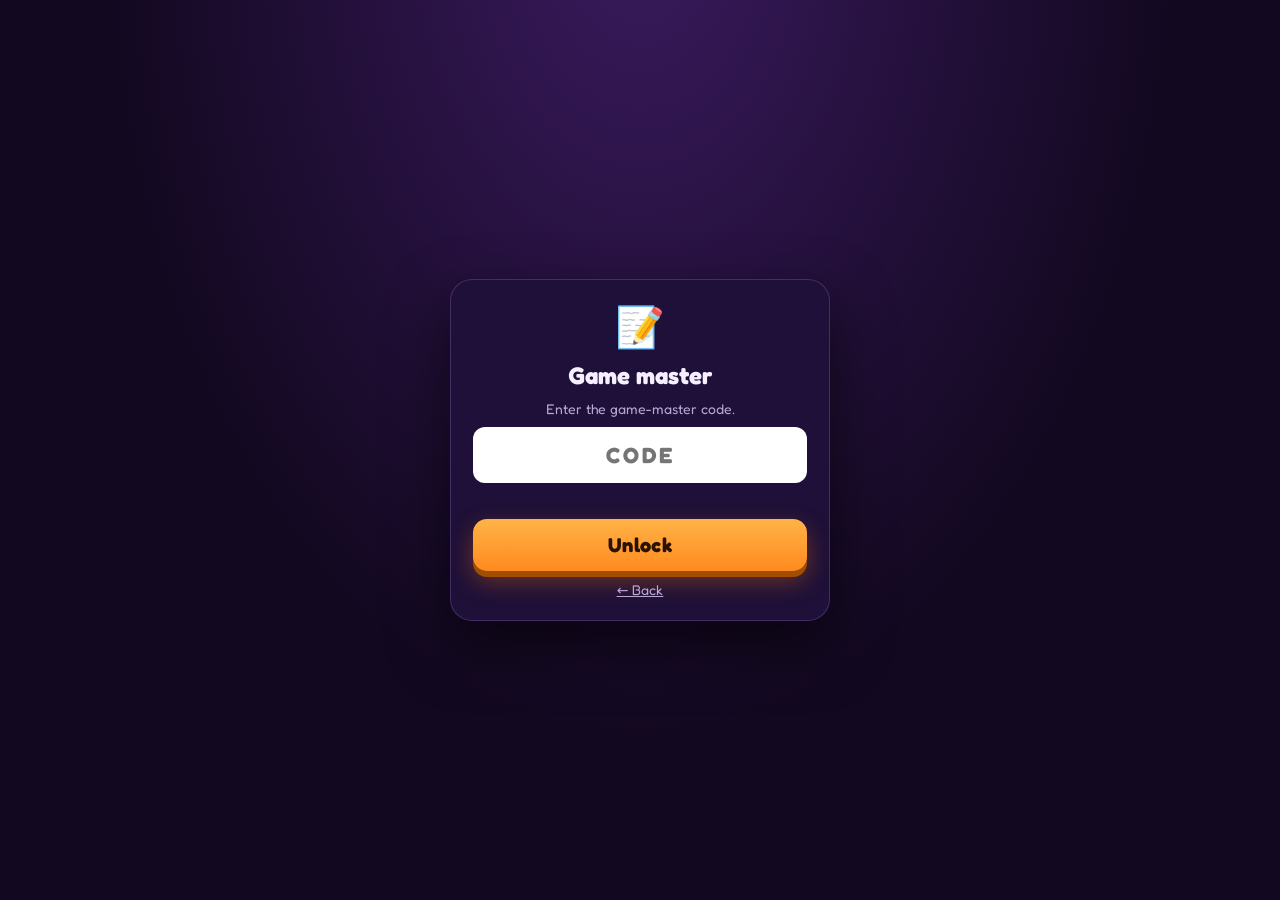
<file: control.html>
<!doctype html>
<html lang="en">
<head>
  <meta charset="utf-8">
  <meta name="viewport" content="width=device-width, initial-scale=1, viewport-fit=cover">
  <meta name="theme-color" content="#140a26">
  <title>BOS Quiz — Game Master</title>
  <link rel="icon" href="assets/img/pumpkin.svg">
  <link rel="stylesheet" href="css/common.css">
  <link rel="stylesheet" href="css/control.css">
  <script src="lib/supabase.js"></script>
</head>
<body>
  <!-- LOGIN -->
  <main id="login" class="login hidden">
    <form class="gm-card" id="login-form" autocomplete="off">
      <div class="gm-icon">📝</div>
      <h3>Game master</h3>
      <p>Enter the game-master code.</p>
      <input id="login-code" type="password" placeholder="Code" autocomplete="off" spellcheck="false">
      <div class="gm-err" id="login-err"></div>
      <button class="btn" type="submit">Unlock</button>
      <a class="back" href="index.html">← Back</a>
    </form>
  </main>

  <!-- APP -->
  <div id="app" class="hidden">
    <header class="gmtop">
      <div class="brand">📝 <b>Game Master</b></div>
      <label class="pin">PIN <input id="pin" inputmode="numeric" maxlength="6" placeholder="------"></label>
      <span class="dot" id="dot" title="connection"></span>
      <button class="link" id="logout" title="Lock">🔒</button>
    </header>
    <nav class="tabs">
      <button class="tab on" data-tab="live">🎮 Live control</button>
      <button class="tab" data-tab="edit">✏️ Questions</button>
    </nav>

    <!-- LIVE -->
    <section id="tab-live" class="tabpane">
      <div class="card status">
        <div><span class="lbl">Phase</span><b id="st-phase">Waiting for the big screen…</b></div>
        <div><span class="lbl">Players</span><b id="st-players">–</b></div>
        <div><span class="lbl">Answered</span><b id="st-answered">–</b></div>
        <div><span class="lbl">Time left</span><b id="st-left">–</b></div>
      </div>
      <div class="hint" id="no-host">Open the big screen (home page) with PIN <b id="hint-pin">—</b>. This panel connects automatically.</div>

      <div class="card question" id="qcard">
        <div class="qhead"><span class="qno" id="q-no">Q–</span><span id="q-text" class="qtext">No question on screen yet.</span></div>
        <div class="opts" id="q-opts"></div>
      </div>

      <div class="controls">
        <button class="btn big" id="c-main" disabled>▶ Start game</button>
        <button class="btn ghost" id="c-skip" disabled>⏭ Skip</button>
        <button class="btn ghost" id="c-restart" disabled>⟲ Restart</button>
        <button class="btn ghost danger" id="c-exit" disabled>✕ Exit to lobby</button>
        <button class="btn ghost" id="c-reload" disabled>↻ Load latest quiz</button>
      </div>

      <div class="card">
        <h4>🏆 Leaderboard</h4>
        <ol class="lb" id="top"><li class="muted">—</li></ol>
      </div>
      <details class="card">
        <summary>👻 Players (<span id="pl-n">0</span>) — tap ✕ to remove</summary>
        <div class="plist" id="plist"></div>
      </details>
      <div class="quizv" id="quizv"></div>
    </section>

    <!-- EDIT -->
    <section id="tab-edit" class="tabpane hidden">
      <div id="ed-root"></div>
    </section>
  </div>
  <div class="toast hidden" id="toast"></div>

  <script type="module" src="js/control.js"></script>
</body>
</html>
</file>
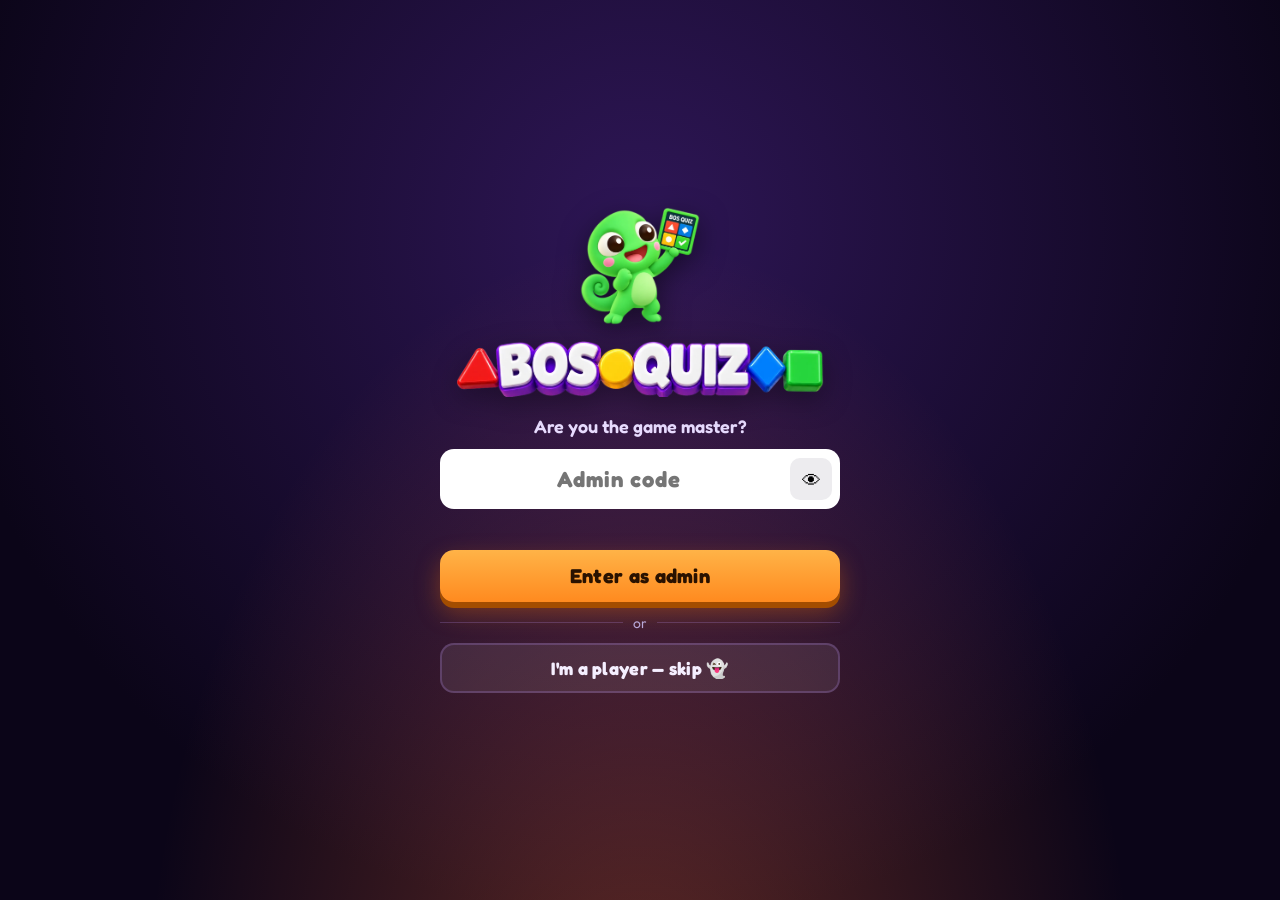
<file: host.html>
<!doctype html>
<html lang="en">
<head>
  <meta charset="utf-8">
  <meta name="viewport" content="width=device-width, initial-scale=1">
  <title>BOS Quiz</title>
  <link rel="icon" href="assets/img/mascot-head.png">
  <link rel="stylesheet" href="css/common.css">
  <link rel="stylesheet" href="css/host.css?v=23">
  <script src="lib/qrcode.js"></script>
  <script src="lib/supabase.js"></script>
  <script type="importmap">{ "imports": { "three": "./lib/three/three.module.js", "three/addons/": "./lib/three/addons/" } }</script>
</head>
<body>
  <div id="stage"></div>

  <div id="loading">
    <p id="loading-txt">Loading the quiz…</p>
    <div class="bar"><i></i></div>
  </div>

  <!-- LOBBY -->
  <section id="scr-lobby" class="screen hidden">
    <div class="join-card">
      <div class="logo"><span id="logo-t">BOS Quiz</span><small id="logo-s"></small></div>
      <div class="qr" id="qr"></div>
      <div class="scan">Scan to join, or open</div>
      <div class="url" id="join-url"></div>
      <div class="pin"><span>Game PIN</span><b id="pin">------</b></div>
      <div class="quiz-info" id="quiz-info">Loading quiz…</div>
      <div class="mode-warn hidden" id="mode-warn">LOCAL DEMO mode — players must be tabs in this same browser. Add your Supabase keys in <b>js/config.js</b> to play on phones.</div>
    </div>
    <div class="lobby-main">
      <div class="lobby-top">
        <h2>Waiting for players…</h2>
        <div class="count-pill" id="count-pill" title="Players in the castle"><img src="assets/avatars/witch.webp" alt=""><b id="count">0</b></div>
      </div>
      <div class="players" id="players">
        <div class="empty"><span class="ghosty"><img src="assets/img/mascot-buzzer.webp?v=3" alt="" onerror="this.onerror=null;this.src='assets/img/ghost.webp'"></span>Scan the QR code to join the game</div>
      </div>
      <div class="lobby-bottom">
        <span class="hint">Click a player to remove them</span>
        <label class="auto-switch" title="Auto-play: after each answer the scoreboard and the next question come by themselves (key A)">
          <input type="checkbox" id="lobby-auto"><span class="sw"></span>
          <span class="txt"><b>Auto-play</b><small id="lobby-auto-sub">the game runs by itself</small></span>
        </label>
        <button class="btn" id="btn-start">Start the game</button>
      </div>
    </div>
  </section>

  <!-- INTRO -->
  <section id="scr-intro" class="screen hidden">
    <div class="intro-title" id="intro-title">Get ready!</div>
  </section>

  <!-- QUESTION / REVEAL -->
  <section id="scr-question" class="screen hidden">
    <div class="q-head">
      <div class="q-num" id="q-num"></div>
      <div class="q-text" id="q-text"></div>
    </div>
    <div class="pre-bar"><i id="pre-bar"></i></div>
    <div class="walk-banner"><b id="walk-num">Question 1 of 5</b><span id="walk-sub">Next question coming up…</span></div>
    <div class="q-mid">
      <div class="timer" id="timer">
        <svg viewBox="0 0 100 100"><circle cx="50" cy="50" r="44"/><circle class="prog" id="timer-prog" cx="50" cy="50" r="44" stroke-dasharray="276.46" stroke-dashoffset="0"/></svg>
        <b id="timer-num">20</b>
      </div>
      <div class="q-media" id="q-media"></div>
      <div class="answered"><b id="ans-count">0</b><span>answers</span></div>
    </div>
    <div class="result-banner" id="result-banner"></div>
    <div class="tiles" id="tiles"></div>
  </section>

  <!-- SCOREBOARD -->
  <section id="scr-board" class="screen hidden">
    <div class="board">
      <h2>Scoreboard</h2>
      <div class="sub" id="board-sub"></div>
      <div class="board-grid">
        <div class="dist">
          <div class="dist-q" id="dist-q"></div>
          <div class="dist-bars" id="dist-bars"></div>
          <div class="dist-foot" id="dist-foot"></div>
        </div>
        <div class="board-side">
          <div class="board-list" id="board-list"></div>
          <div class="board-rest" id="board-rest"><div class="rest-in" id="rest-in"></div></div>
          <div class="fastest" id="fastest"></div>
        </div>
      </div>
    </div>
  </section>

  <!-- FINAL -->
  <section id="scr-final" class="screen hidden">
    <h2 id="final-title">The Champions</h2>
    <div class="podium" id="podium"></div>
    <div class="final-rest" id="final-rest"></div>
  </section>
  <canvas id="confetti"></canvas>
  <canvas id="fx" class="fx-layer"></canvas>

  <!-- host controls: one big button (bottom right) + auto-play; everything else is in the menu (bottom left) -->
  <div class="controls">
    <button class="auto-pill hidden" id="btn-auto" title="Auto-play on/off (A)"><i></i><span>Auto-play</span></button>
    <button class="btn hidden" id="btn-next"><span class="lbl">Next ▶</span><small class="cd"></small><i class="bar"></i></button>
  </div>
  <div class="corner">
    <button id="btn-full" title="Fullscreen (F)">⛶</button>
    <button id="btn-mute" title="Sound on / off (M)">🔊</button>
    <button id="btn-menu" class="pill" title="More options" aria-haspopup="true">☰ Menu</button>
    <div class="host-menu hidden" id="host-menu" role="menu">
      <button data-act="edit" role="menuitem">📝 Edit questions</button>
      <button data-act="restart" class="ingame" role="menuitem">⟲ Restart from question 1</button>
      <button data-act="exit" class="ingame" role="menuitem">✕ End the game (back to lobby)</button>
      <button data-act="library" role="menuitem">← Back to my quizzes</button>
    </div>
  </div>

  <!-- admin-only question editor (📝) -->
  <aside id="editor" class="editor">
    <div class="editor-top">
      <b>📝 Edit questions</b>
      <button class="link" id="editor-logout" title="Log out admin">Log out</button>
      <button class="x" id="editor-close" title="Close">✕</button>
    </div>
    <div id="editor-body"></div>
  </aside>

  <script type="module" src="js/host.js?v=23"></script>
</body>
</html>
</file>
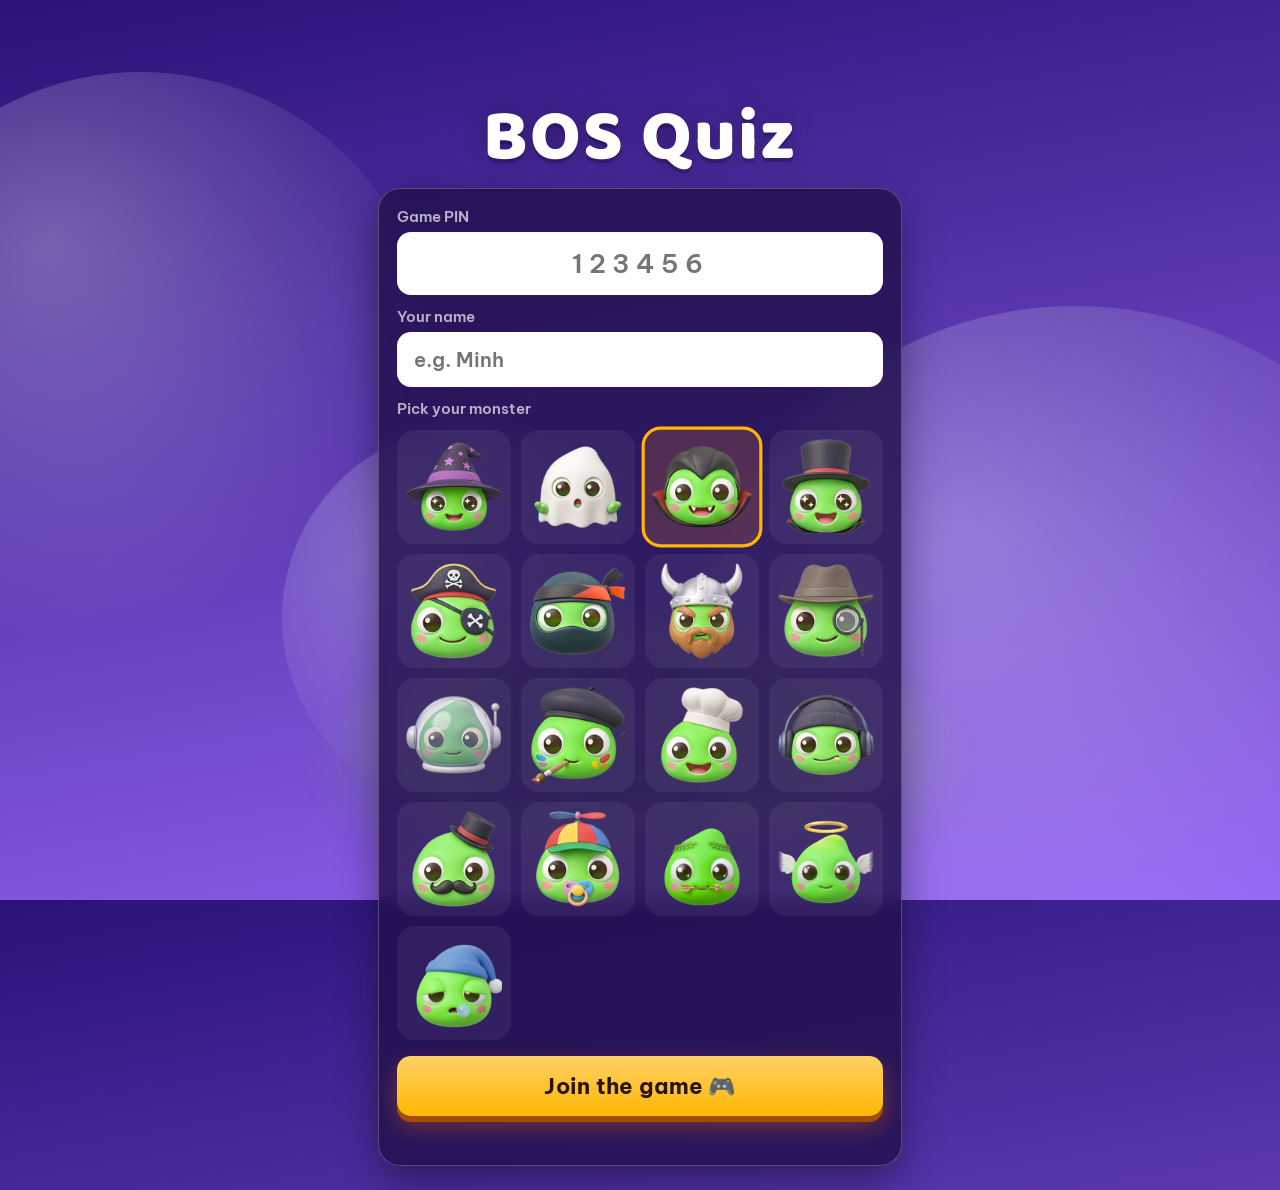
<file: play.html>
<!doctype html>
<html lang="en">
<head>
  <meta charset="utf-8">
  <meta name="viewport" content="width=device-width, initial-scale=1, maximum-scale=1, viewport-fit=cover">
  <meta name="theme-color" content="#1d0d3a">
  <title>BOS Quiz</title>
  <link rel="icon" href="assets/avatars/chef.webp">
  <link rel="stylesheet" href="css/common.css">
  <link rel="stylesheet" href="css/play.css">
  <script src="lib/supabase.js"></script>
  <script type="importmap">{ "imports": { "three": "./lib/three/three.module.js", "three/addons/": "./lib/three/addons/" } }</script>
</head>
<body>
  <div class="night-bg"><div class="moon"></div><div class="bats"></div><div class="fog"></div><div class="bushes"></div></div>
  <!-- themed scene (Classic / Summer / Lunar New Year): the theme's 3D hub (a picture on phones without 3D)
       + MY avatar + right/wrong effects; my line ("Nailed it!", "So close…") sits right under my avatar -->
  <div class="tscene" id="ts">
    <div class="ts-bg"><i class="ts-deco d1"></i><i class="ts-deco d2"></i><i class="ts-deco d3"></i></div>
    <div class="ts3d" id="ts-3d"></div>
    <img class="ts-hub" id="ts-hub" alt="">
    <div class="ts-me"><img id="ts-av" alt=""></div>
    <canvas class="ts-fx" id="ts-fx"></canvas>
    <div class="ts-line" id="ts-line"></div>
  </div>
  <div class="topbar hidden" id="topbar">
    <div class="me"><span id="me-av"></span><div class="me-txt"><b id="me-name"></b><small id="me-rank">Ready to play</small></div></div>
    <div class="tb-right">
      <div class="scorepill" id="scorepill"><span class="sp-ic"><svg viewBox="0 0 24 24"><path d="M12 2.6l2.8 5.9 6.4.8-4.7 4.4 1.2 6.4L12 17l-5.7 3.1 1.2-6.4-4.7-4.4 6.4-.8z" fill="currentColor"/></svg></span><b id="me-score">0</b><span class="sp-gain" id="sp-gain"></span></div>
      <button class="leave" id="btn-leave" title="Leave the game" aria-label="Leave the game"><svg viewBox="0 0 24 24" width="16" height="16" fill="none" stroke="currentColor" stroke-width="2.4" stroke-linecap="round" stroke-linejoin="round"><path d="M9 21H5a2 2 0 0 1-2-2V5a2 2 0 0 1 2-2h4"/><path d="M16 17l5-5-5-5"/><path d="M21 12H9"/></svg><span>Leave</span></button>
    </div>
  </div>
  <!-- 3D haunted hallway (my own avatar is the mascot) — loads in the background after joining -->
  <div class="stage3d" id="stage3d"></div>

  <!-- JOIN -->
  <main id="v-join" class="view">
    <h1 class="logo"><span id="join-title">BOS Quiz</span><small id="join-sub"></small></h1>
    <div class="card">
      <label class="pin-row" id="pin-row">Game PIN<input id="in-pin" inputmode="numeric" maxlength="6" placeholder="123456" autocomplete="off"><span class="err pin-err" id="pin-err"></span></label>
      <label>Your name<input id="in-name" maxlength="16" placeholder="e.g. Spooky Sam" autocomplete="off" enterkeyhint="go"></label>
      <div class="lbl">Pick your monster</div>
      <div class="av-grid" id="av-grid"></div>
      <button class="btn big" id="btn-join">Enter the castle 👻</button>
      <div class="err" id="join-err"></div>
    </div>
  </main>

  <!-- WAITING ROOM -->
  <main id="v-wait" class="view hidden center">
    <div class="me-big" id="wait-av"></div>
    <h2 id="wait-name"></h2>
    <p class="ok">You're in! See your name on the big screen?</p>
    <div class="souls"><b id="wait-count">1</b> <span id="wait-souls">player in the game</span></div>
    <p class="muted">Waiting for the host to start…</p>
    <p class="prep hidden" id="prep"><span class="spin"></span><span id="prep-txt">Preparing the haunted hallway…</span></p>
  </main>

  <!-- INTRO -->
  <main id="v-intro" class="view hidden center intro">
    <div class="bolt">⚡</div>
    <h2 class="title-font" id="intro-title">The castle gates are opening…</h2>
    <p class="muted" id="intro-sub">Look at the big screen!</p>
  </main>

  <!-- full-screen haunted-hallway scene behind the views (my own avatar walks in it) -->
  <div class="ministage" id="ms">
    <div class="ms-world"><div class="ms-cam"><div class="ms-bg"></div><div class="ms-eyes"><i></i><i></i></div></div></div>
    <div class="ms-dark"></div>
    <div class="ms-tint"></div>
    <div class="ms-actors">
      <div class="ms-glow"></div>
      <div class="ms-redeyes"><i></i><i></i></div>
      <div class="ms-vortex"></div>
      <img class="ms-ghost" src="assets/img/ghost.webp" alt="">
      <div class="ms-shield"></div>
      <div class="ms-mascot"><img id="ms-mascot-img" alt=""></div>
      <div class="ms-stars">💫</div>
      <div class="ms-spark">✨</div>
      <div class="ms-boo">BOO!!</div>
      <div class="ms-bubble" id="ms-bubble"></div>
    </div>
    <div class="ms-shade"></div>
  </div>

  <!-- WALKING (between questions) -->
  <main id="v-walk" class="view hidden over">
    <div class="qbadge lg" id="walk-num">Question 1 of 5</div>
    <p class="walk-cap" id="walk-cap">Sneaking deeper into the haunted hallway…</p>
  </main>

  <!-- QUESTION PREVIEW -->
  <main id="v-pre" class="view hidden pre">
    <div class="qcard"><div class="qn" id="pre-num">Question 1 of 5</div><div class="qt" id="pre-text"></div></div>
    <div class="mediabox" id="pre-media"></div>
    <div class="pre-foot">
      <p class="hint-line">Read the question — the answers appear in a moment…</p>
      <div class="prebar"><i id="pre-bar"></i></div>
    </div>
  </main>

  <!-- ANSWER -->
  <main id="v-answer" class="view hidden answer">
    <div class="ahead">
      <div class="ahead-q"><span class="qn" id="ans-num">1/5</span><div class="qt" id="ans-text"></div></div>
      <div class="cd" id="cd"><svg viewBox="0 0 60 60"><circle cx="30" cy="30" r="26"/><circle class="prog" id="cd-prog" cx="30" cy="30" r="26" stroke-dasharray="163.36" stroke-dashoffset="0"/></svg><b id="tnum">20</b><small>sec</small></div>
    </div>
    <div class="mediabox sm" id="ans-media"></div>
    <div class="tbar"><i id="tbar"></i></div>
    <div class="abtns" id="abtns"></div>
  </main>

  <!-- LOCKED -->
  <main id="v-locked" class="view hidden over">
    <div class="qcard"><div class="qn" id="lk-num">1/5</div><div class="qt" id="lk-text"></div></div>
    <div class="bottom">
      <div class="mypick" id="picked"></div>
      <p class="hint-line"><span id="locked-time"></span> · waiting for the others…</p>
    </div>
  </main>

  <!-- RESULT -->
  <main id="v-result" class="view hidden over result">
    <h2 class="verdict" id="verdict"></h2>
    <div class="res-panel">
      <div class="gain" id="gain"></div>
      <div class="rankbox"><span>You're in</span><b id="rank">—</b><span id="behind"></span></div>
      <div class="streak" id="streak"></div>
      <div class="correct-ans" id="correct-ans"></div>
    </div>
  </main>

  <!-- FINAL -->
  <main id="v-final" class="view hidden final">
    <div class="f-me">
      <div class="medal" id="f-medal">🏆</div>
      <div class="f-me-txt"><h2 id="f-title">You finished</h2><div class="f-score" id="f-score"></div></div>
    </div>
    <div class="f-podium" id="f-podium"></div>
    <section class="f-board">
      <header><b>Final ranking</b><span id="f-count"></span></header>
      <div class="f-list" id="f-list"></div>
    </section>
    <div class="f-top hidden" id="f-top"></div>
  </main>

  <!-- KICKED -->
  <main id="v-kicked" class="view hidden center">
    <div class="medal">🚪</div>
    <h2>The host removed you</h2>
    <button class="btn" id="btn-rejoin">Join again</button>
  </main>

  <div class="conn hidden" id="conn">Reconnecting…</div>
  <script type="module" src="js/play.js"></script>
</body>
</html>
</file>
<file: css/common.css>
@import url('https://fonts.googleapis.com/css2?family=Creepster&family=Fredoka:wght@400;500;600;700&display=swap');

:root {
  --bg: #0f0820;
  --bg2: #1d0f38;
  --panel: rgba(24, 12, 46, 0.78);
  --panel-solid: #1e1038;
  --line: rgba(190, 150, 255, 0.22);
  --text: #f5efff;
  --muted: #b8a8d8;
  --orange: #ff8a1f;
  --orange2: #ffb347;
  --purple: #8b5cf6;
  --green: #3ddc84;
  --red: #ff4d5e;
  --gold: #ffd166;
  --silver: #d6dde8;
  --bronze: #e0955a;
  --radius: 18px;
  --title: 'Creepster', 'Fredoka', cursive;
  --body: 'Fredoka', system-ui, -apple-system, 'Segoe UI', sans-serif;
}

* { box-sizing: border-box; }
html, body { margin: 0; height: 100%; }
body {
  background: var(--bg);
  color: var(--text);
  font-family: var(--body);
  -webkit-font-smoothing: antialiased;
  overflow: hidden;
  -webkit-tap-highlight-color: transparent;
}
button { font-family: inherit; cursor: pointer; }
.hidden { display: none !important; }

.btn {
  border: 0;
  border-radius: 14px;
  padding: 14px 26px;
  font-size: 20px;
  font-weight: 700;
  color: #2a1200;
  background: linear-gradient(180deg, var(--orange2), var(--orange));
  box-shadow: 0 6px 0 #a34d00, 0 10px 24px rgba(255, 120, 0, 0.35);
  transition: transform .08s, box-shadow .08s, filter .2s;
  letter-spacing: .3px;
}
.btn:hover { filter: brightness(1.08); }
.btn:active { transform: translateY(4px); box-shadow: 0 2px 0 #a34d00, 0 4px 12px rgba(255, 120, 0, 0.3); }
.btn:disabled { filter: grayscale(.8) brightness(.7); cursor: not-allowed; }
.btn.ghost {
  background: rgba(255, 255, 255, 0.08);
  color: var(--text);
  box-shadow: inset 0 0 0 2px var(--line);
}
.btn.ghost:active { transform: translateY(1px); }

/* night background for non-3D pages */
.night-bg {
  position: fixed; inset: 0; z-index: -1; overflow: hidden;
  background:
    radial-gradient(ellipse at 50% 120%, rgba(255, 110, 60, .35), transparent 55%),
    radial-gradient(ellipse at 20% 10%, rgba(120, 60, 220, .35), transparent 50%),
    linear-gradient(180deg, #0b0518 0%, #1d0d3a 55%, #3a1446 100%);
}
.night-bg .moon {
  position: absolute; width: min(46vw, 260px); aspect-ratio: 1; right: -6%; top: 4%;
  background: url('../assets/img/moon.webp') center/contain no-repeat;
  filter: drop-shadow(0 0 40px rgba(255, 230, 150, .55));
  opacity: .95;
}
.night-bg .bats {
  position: absolute; width: min(26vw, 150px); aspect-ratio: 488/706; left: 6%; top: 6%;
  background: url('../assets/img/bats.webp') center/contain no-repeat;
  filter: invert(0) brightness(.4); opacity: .8;
  animation: bats 9s ease-in-out infinite alternate;
}
.night-bg .bushes {
  position: absolute; left: -2%; right: -2%; bottom: -1px; height: min(26vw, 190px);
  background: url('../assets/img/bushes.webp') center bottom/cover no-repeat;
}
.night-bg .fog {
  position: absolute; left: -20%; right: -20%; bottom: 0; height: 40%;
  background: radial-gradient(ellipse at 30% 100%, rgba(200, 180, 255, .18), transparent 60%),
              radial-gradient(ellipse at 75% 100%, rgba(200, 180, 255, .14), transparent 60%);
  animation: fog 14s ease-in-out infinite alternate;
}
@keyframes bats { from { transform: translate(0, 0) rotate(-4deg); } to { transform: translate(18px, -10px) rotate(4deg); } }
@keyframes fog { from { transform: translateX(-4%); } to { transform: translateX(4%); } }

/* avatar head (3D-style PNG heads with transparent background) */
.av {
  width: 64px; height: 64px; position: relative; flex: none;
  display: grid; place-items: center;
}
.av::before { /* soft glow disc behind the head */
  content: ''; position: absolute; inset: 12% 8% 4%; border-radius: 50%;
  background: radial-gradient(circle at 50% 45%, rgba(170, 120, 255, .45), rgba(40, 15, 80, 0) 70%);
}
.av img { position: relative; width: 100%; height: 100%; object-fit: contain; display: block; filter: drop-shadow(0 4px 6px rgba(0, 0, 0, .5)); }

/* answer shapes */
.shape { width: 1em; height: 1em; display: inline-block; flex: none; }
.shape svg { width: 100%; height: 100%; display: block; }

.title-font { font-family: var(--title); letter-spacing: 2px; font-weight: 400; }

/* ---------- entry gate: admin code or skip ---------- */
.gate { position: fixed; inset: 0; z-index: 100; display: grid; place-items: center; padding: 20px;
  background: radial-gradient(ellipse at 50% 120%, rgba(255, 110, 60, .35), transparent 55%), radial-gradient(circle at 50% 25%, #2e1656, #0b0518 75%); }
.gate-card { width: min(400px, 100%); display: flex; flex-direction: column; gap: 12px; text-align: center; animation: gmIn .4s cubic-bezier(.2, 1.4, .4, 1); }
.gate-img { width: 120px; margin: 0 auto; filter: drop-shadow(0 8px 14px rgba(0, 0, 0, .5)); animation: gateFloat 2.6s ease-in-out infinite; }
@keyframes gateFloat { 50% { transform: translateY(-10px); } }
.gate-card h1 { margin: 0; font-family: var(--title); font-weight: 400; font-size: clamp(48px, 13vw, 72px); color: var(--orange); letter-spacing: 2px; text-shadow: 0 0 24px rgba(255, 120, 0, .5), 0 4px 0 #4a1800; line-height: 1; }
.gate-q { margin: 6px 0 0; color: #e8dcff; font-size: 18px; font-weight: 600; }
.gate-card input { font: 700 22px var(--body); letter-spacing: 3px; text-align: center; text-transform: uppercase; padding: 14px; border-radius: 14px; border: 3px solid transparent; outline: none; color: #1d0f38; }
.gate-card input:focus { border-color: var(--orange); }
.gate-card input::placeholder { letter-spacing: 1px; text-transform: none; }
.gate-err { min-height: 1.2em; color: #ff9aa4; font-weight: 600; font-size: 14px; }
.gate-or { display: flex; align-items: center; gap: 10px; color: var(--muted); font-size: 14px; }
.gate-or::before, .gate-or::after { content: ''; flex: 1; height: 1px; background: var(--line); }
.gate-skip { font-size: 18px; }
@keyframes gmIn { from { transform: scale(.85); opacity: 0; } }

/* ---------- 📝 admin-only note button ---------- */
.note-btn { position: fixed; top: 12px; right: 12px; z-index: 80; width: 46px; height: 46px; border-radius: 14px;
  border: 1px solid rgba(255, 209, 102, .6); background: rgba(30, 14, 50, .85); color: #ffd166; display: grid; place-items: center;
  box-shadow: 0 6px 18px rgba(0, 0, 0, .4); backdrop-filter: blur(6px); transition: transform .15s, background .15s; }
.note-btn:hover { transform: scale(1.08); background: rgba(80, 40, 130, .9); }

/* ---------- question editor (admin) ---------- */
.qeditor { display: flex; flex-direction: column; gap: 12px; }
.qeditor .qe-info { background: rgba(255, 255, 255, .05); border: 1px solid var(--line); border-radius: 14px; padding: 12px; font-size: 14px; }
.qeditor .qe-help { color: var(--muted); font-size: 13px; margin-top: 6px; }
.qeditor .ok { color: var(--green); } .qeditor .bad { color: #ff8a95; }
.qe-card { background: var(--panel-solid); border: 1px solid var(--line); border-radius: 14px; padding: 12px; display: flex; flex-direction: column; gap: 8px; }
.qe-head { display: flex; align-items: center; }
.qe-head b { flex: 1; }
.qe-tools button { border: 0; background: rgba(255, 255, 255, .08); color: #fff; border-radius: 8px; width: 34px; height: 30px; margin-left: 4px; font-size: 15px; }
.qe-card textarea, .qe-card input { width: 100%; font: 600 16px var(--body); border-radius: 10px; border: 2px solid transparent; padding: 10px; color: #1d0f38; background: #fff; resize: vertical; outline: none; }
.qe-card textarea:focus, .qe-card input:focus { border-color: var(--orange); }
.qe-card .ans { display: flex; align-items: center; gap: 8px; }
.qe-card .ans span { width: 26px; height: 26px; border-radius: 50%; display: grid; place-items: center; font-weight: 700; flex: none; }
.qe-card .ans.ok span { background: var(--green); color: #06311b; }
.qe-card .ans.ok input { border-color: rgba(61, 220, 132, .7); }
.qe-card .ans.bad span { background: rgba(255, 77, 94, .35); color: #fff; }
.qe-add { width: 100%; font-size: 17px; }
.qe-savebar { position: sticky; bottom: 0; display: flex; align-items: center; gap: 12px; padding: 12px 0 4px; background: linear-gradient(transparent, #160b2a 30%); }
.qe-savebar .qe-status { flex: 1; font-size: 14px; color: var(--muted); }
.qe-savebar .qe-status.warn { color: #ffd166; }
.qe-savebar .btn { padding: 12px 26px; font-size: 18px; }
.toast { position: fixed; left: 50%; top: 16px; transform: translateX(-50%); z-index: 120; background: #2a1450; border: 1px solid var(--line); padding: 10px 18px; border-radius: 12px; max-width: 92vw; box-shadow: 0 10px 30px rgba(0, 0, 0, .5); }

/* ---------- 3D stage overlay (big screen + phones) ---------- */
.stage-canvas { position: absolute; inset: 0; width: 100%; height: 100%; display: block; }
.stage-overlay { position: absolute; inset: 0; pointer-events: none; overflow: hidden; z-index: 2; }
.stage-overlay .flash { position: absolute; inset: 0; background: #e8efff; opacity: 0; mix-blend-mode: screen; }
.stage-overlay .flash.warm { background: #fff3d0; mix-blend-mode: normal; }
.stage-overlay .bolt { position: absolute; inset: 0; width: 100%; height: 100%; opacity: 0; }
.stage-overlay .bolt polyline { fill: none; stroke: rgba(170, 190, 255, .7); stroke-width: 1.4; vector-effect: non-scaling-stroke; stroke-width: 10px; filter: blur(3px); }
.stage-overlay .bolt polyline.core { stroke: #fff; stroke-width: 3px; filter: none; }
.bubble {
  position: absolute; left: 0; top: 0; white-space: nowrap;
  background: #fff; color: #23103e; font-weight: 700; font-size: clamp(16px, 1.6vw, 26px);
  padding: 8px 16px; border-radius: 18px; box-shadow: 0 6px 18px rgba(0, 0, 0, .35);
  animation: bubbleIn .35s cubic-bezier(.2, 1.6, .4, 1) both;
}
.bubble::after { content: ''; position: absolute; left: 50%; bottom: -9px; margin-left: -9px; border: 9px solid transparent; border-bottom: 0; border-top-color: #fff; }
.bubble.shout { background: #ffe066; }
.bubble.shout::after { border-top-color: #ffe066; }
.bubble.boo { background: #ff4d5e; color: #fff; font-family: var(--title); font-size: clamp(30px, 4vw, 64px); letter-spacing: 3px; padding: 6px 22px; }
.bubble.boo::after { border-top-color: #ff4d5e; }
.bubble.good { background: #3ddc84; color: #06311b; }
.bubble.good::after { border-top-color: #3ddc84; }
.bubble.small { font-size: 22px; padding: 4px 10px; }
@keyframes bubbleIn { from { opacity: 0; scale: .4; } to { opacity: 1; scale: 1; } }
.stage-canvas { animation: stageFade 1.2s both; }
@keyframes stageFade { from { opacity: 0; } }

/* ---------- editor v6: countdown + media ---------- */
.qe-alltime { margin-top: 10px; display: flex; align-items: center; flex-wrap: wrap; gap: 8px; font-weight: 600; font-size: 14px; }
.qe-alltime input { width: 70px; font: 700 15px var(--body); border-radius: 8px; border: 2px solid transparent; padding: 5px 8px; color: #1d0f38; text-align: center; outline: none; }
.qe-alltime input:focus { border-color: var(--orange); }
.qe-mini { border: 1px solid var(--line); background: rgba(255, 255, 255, .08); color: #fff; border-radius: 9px; padding: 6px 11px; font: 600 13px var(--body); white-space: nowrap; }
.qe-mini:hover { background: rgba(255, 255, 255, .16); }
.qe-mini.danger { color: #ffb3b9; border-color: rgba(255, 120, 130, .4); }
.qe-time { display: flex; align-items: center; flex-wrap: wrap; gap: 6px; font-size: 14px; font-weight: 600; color: var(--muted); }
.qe-card .qe-time input { width: 74px; padding: 6px 8px; font-size: 15px; text-align: center; }
.qe-chips { display: inline-flex; gap: 4px; margin-left: auto; }
.qe-chips button { border: 1px solid var(--line); background: rgba(255, 255, 255, .06); color: var(--muted); border-radius: 99px; padding: 4px 10px; font: 600 12.5px var(--body); }
.qe-chips button.on { background: var(--orange); border-color: var(--orange); color: #2a1200; }
.qe-media { display: flex; flex-direction: column; gap: 6px; padding: 8px; border-radius: 10px; border: 1px dashed rgba(190, 150, 255, .35); background: rgba(255, 255, 255, .03); }
.qe-mbtns { display: flex; flex-wrap: wrap; gap: 6px; }
.qe-mprev { display: flex; gap: 10px; align-items: center; }
.qe-mthumb { width: 132px; max-height: 96px; object-fit: contain; border-radius: 8px; background: #000; flex: none; display: block; }
.qe-mside { display: flex; flex-direction: column; gap: 6px; min-width: 0; }
.qe-mnote { font-size: 12.5px; color: var(--green); line-height: 1.35; }
.qe-mnote.warn { color: #ffd166; }
.qe-merr { font-size: 13px; color: #ffb3b9; background: rgba(255, 77, 94, .12); border: 1px solid rgba(255, 77, 94, .35); padding: 7px 9px; border-radius: 8px; line-height: 1.35; }
.qe-mhint { font-size: 12px; color: var(--muted); line-height: 1.35; }
.qe-mbusy { display: flex; align-items: center; gap: 8px; font-size: 13px; color: var(--muted); }
.spin { width: 14px; height: 14px; border-radius: 50%; border: 2px solid rgba(255, 255, 255, .25); border-top-color: var(--orange); animation: spin .8s linear infinite; flex: none; display: inline-block; }
@keyframes spin { to { transform: rotate(360deg); } }

/* question video: wrapper with tap-to-play (autoplay blocked) + "can't play" note */
.vwrap { position: relative; display: flex; justify-content: center; align-items: center; max-width: 100%; }
.vwrap .vplay, .vwrap .verr { display: none; position: absolute; z-index: 2; }
.vwrap.blocked .vplay { display: grid; place-items: center; left: 50%; top: 50%; translate: -50% -50%; width: 64px; height: 64px; border-radius: 50%; border: 3px solid #fff;
  background: rgba(20, 8, 40, .75); color: #fff; font-size: 26px; padding-left: 4px; box-shadow: 0 6px 20px rgba(0, 0, 0, .5); cursor: pointer; }
.vwrap.failed .verr { display: block; left: 8px; right: 8px; top: 50%; translate: 0 -50%; text-align: center; background: rgba(20, 8, 40, .88); color: #fff; font: 600 14px/1.35 var(--body); padding: 10px 12px; border-radius: 12px; }
.vwrap.failed .vplay { display: none; }
.qe-mprev .vwrap { flex: none; }
.qe-mprev .vwrap .vplay { width: 34px; height: 34px; font-size: 14px; border-width: 2px; }
.qe-mprev .vwrap .verr { font-size: 11px; padding: 4px 6px; }

/* ---------- themes: title font weight follows the theme (Creepster 400, Baloo 800, Pacifico 400, Playfair 900) ---------- */
:is(.logo, .join-card .logo, .lobby-top h2, .board h2, #scr-final h2, .walk-banner b, .intro-title, .verdict, .gate-card h1, .qn-val b, .title-font, .bubble.boo, .ms-boo, .result-banner, .qbadge.lg) { font-weight: var(--title-weight, 400); }
.gate-card h1 { font-family: var(--title); }

/* ---------- editor v9: answers with a ✓ for the right one ---------- */
.qe-alabel { font-weight: 700; font-size: 14px; color: var(--muted); margin-top: 2px; }
.qe-alabel small { font-weight: 500; }
.qe-answers { display: grid; grid-template-columns: 1fr 1fr; gap: 8px; }
.qe-ans { --c: #e5482f; position: relative; display: flex; align-items: center; gap: 8px; padding: 6px 6px 6px 8px; border-radius: 14px; background: color-mix(in srgb, var(--c) 22%, #1a0c36); border: 2px solid color-mix(in srgb, var(--c) 55%, transparent); transition: border-color .15s, box-shadow .15s, background .15s; }
.qe-ans .shp { width: 30px; height: 30px; flex: none; border-radius: 8px; background: var(--c); display: grid; place-items: center; padding: 6px; box-shadow: 0 3px 0 rgba(0, 0, 0, .25); }
.qe-ans .shp svg { width: 100%; height: 100%; display: block; }
.qe-card .qe-ans input { flex: 1; min-width: 0; padding: 9px 10px; font-size: 15px; border-radius: 9px; border: 2px solid transparent; }
.qe-ok { flex: none; width: 34px; height: 34px; border-radius: 50%; border: 2px solid rgba(255, 255, 255, .5); background: rgba(0, 0, 0, .2); color: transparent; font-size: 18px; font-weight: 900; line-height: 1; transition: all .15s; }
.qe-ok:hover { border-color: var(--green); color: rgba(61, 220, 132, .7); }
.qe-ans.right { border-color: var(--green); background: color-mix(in srgb, var(--green) 20%, #12082a); box-shadow: 0 0 0 3px rgba(61, 220, 132, .25); }
.qe-ans.right .qe-ok { background: var(--green); border-color: var(--green); color: #06311b; transform: scale(1.06); }
.qe-ans.right::after { content: 'RIGHT ANSWER'; position: absolute; right: 54px; top: -9px; font: 800 9.5px var(--body); letter-spacing: 1px; color: #06311b; background: var(--green); padding: 2px 6px; border-radius: 6px; }
.qe-rm { flex: none; width: 26px; height: 26px; border-radius: 8px; border: 0; background: rgba(255, 255, 255, .08); color: #ffb3b9; font-size: 13px; }
.qe-rm:hover { background: rgba(255, 77, 94, .35); color: #fff; }
.qe-rm-sp { width: 0; }
.qe-addans { align-self: flex-start; }
.qe-card.active { border-color: var(--accent, #ff8a1f); box-shadow: 0 0 0 2px color-mix(in srgb, var(--accent, #ff8a1f) 45%, transparent); }
.qe-time span:last-child { color: var(--muted); font-weight: 500; }
@media (max-width: 640px) { .qe-answers { grid-template-columns: 1fr; } }
/* admin code: hidden like a password, with an eye to show it */
.pw { position: relative; display: flex; }
.pw input { flex: 1; min-width: 0; padding-right: 56px !important; }
.pw-eye { position: absolute; right: 8px; top: 50%; translate: 0 -50%; width: 42px; height: 42px; border: 0; border-radius: 10px; background: rgba(29, 15, 56, .08); font-size: 19px; line-height: 1; cursor: pointer; }
.pw-eye:hover { background: rgba(29, 15, 56, .16); }
.gate-card input[type=password] { letter-spacing: 6px; }
.gate-card { width: min(400px, calc(100vw - 40px)); }
.pw input { width: 100%; }

/* gate: the art / form wrappers only matter on the light admin page */
.gate-art, .gate-main { display: contents; }
.gate-tag, .gate-label, .gate-hi, .gate-bg { display: none; }
/* the 3D "BOS QUIZ" wordmark replaces the text title on every gate */
.gate-logo { display: block; width: min(380px, 92%); height: auto; margin: 4px auto 0; filter: drop-shadow(0 8px 14px rgba(0, 0, 0, .35)); }
.gate-card h1 { display: none; }
</file>
<file: css/control.css>
/* ================= GAME MASTER panel ================= */
body { overflow-y: auto; min-height: 100dvh; background: radial-gradient(ellipse at 50% -10%, #3a1a5e, #12081f 60%); }
.login { min-height: 100dvh; display: grid; place-items: center; padding: 20px; }
.login .back { color: var(--muted); font-size: 14px; }
#app { max-width: 760px; margin: 0 auto; padding: calc(env(safe-area-inset-top) + 10px) 14px calc(env(safe-area-inset-bottom) + 90px); }
.gmtop { display: flex; align-items: center; gap: 10px; padding: 6px 0 10px; }
.gmtop .brand { flex: 1; color: #ffd166; font-size: 18px; }
.gmtop .brand b { color: #fff; }
.gmtop .pin { display: flex; align-items: center; gap: 6px; color: var(--muted); font-size: 13px; font-weight: 600; }
.gmtop .pin input { width: 92px; font: 700 18px var(--body); letter-spacing: 3px; text-align: center; border-radius: 10px; border: 0; padding: 6px; }
.dot { width: 12px; height: 12px; border-radius: 50%; background: #ff4d5e; box-shadow: 0 0 8px #ff4d5e; }
.dot.on { background: var(--green); box-shadow: 0 0 8px var(--green); }
.link { background: none; border: 0; font-size: 18px; color: var(--muted); }
.tabs { display: grid; grid-template-columns: 1fr 1fr; gap: 6px; background: rgba(255, 255, 255, .06); padding: 5px; border-radius: 14px; margin-bottom: 12px; position: sticky; top: 0; z-index: 5; backdrop-filter: blur(8px); }
.tab { border: 0; border-radius: 10px; padding: 10px; font: 600 15px var(--body); color: var(--muted); background: transparent; }
.tab.on { background: var(--orange); color: #2a1200; }
.card { background: var(--panel); border: 1px solid var(--line); border-radius: 16px; padding: 14px; margin-bottom: 12px; }
.card h4 { margin: 0 0 8px; }
.status { display: grid; grid-template-columns: 2fr 1fr 1fr 1fr; gap: 10px; }
.status div { display: flex; flex-direction: column; min-width: 0; }
.status .lbl { font-size: 11px; text-transform: uppercase; letter-spacing: 1px; color: var(--muted); }
.status b { font-size: 16px; }
@media (max-width: 520px) { .status { grid-template-columns: 1fr 1fr; } .status div:first-child { grid-column: 1 / -1; } }
.hint { background: rgba(255, 140, 0, .14); border: 1px solid rgba(255, 140, 0, .35); color: #ffd9a8; padding: 10px 12px; border-radius: 12px; margin-bottom: 12px; font-size: 14px; }
.question .qhead { display: flex; gap: 10px; align-items: flex-start; margin-bottom: 10px; }
.qno { background: var(--orange); color: #2a1200; font-weight: 700; border-radius: 8px; padding: 2px 8px; flex: none; }
.qtext { font-weight: 700; font-size: 18px; line-height: 1.25; }
.opts { display: grid; gap: 6px; }
.opt { position: relative; overflow: hidden; display: flex; align-items: center; gap: 10px; padding: 10px 12px; border-radius: 12px; background: rgba(255, 255, 255, .05); border: 2px solid transparent; }
.opt .shape { font-size: 18px; color: var(--c); }
.opt .shape svg path, .opt .shape svg circle, .opt .shape svg rect { fill: var(--c); }
.opt .t { flex: 1; font-weight: 600; position: relative; z-index: 1; }
.opt .n { font-weight: 700; position: relative; z-index: 1; }
.opt .ok { background: var(--green); color: #06311b; border-radius: 50%; width: 22px; height: 22px; display: grid; place-items: center; font-weight: 700; position: relative; z-index: 1; }
.opt i { position: absolute; left: 0; top: 0; bottom: 0; background: color-mix(in srgb, var(--c) 35%, transparent); transition: width .4s; }
.opt.right { border-color: var(--green); }
.controls { display: grid; grid-template-columns: 1fr 1fr; gap: 8px; margin-bottom: 12px; }
.controls .big { grid-column: 1 / -1; font-size: 22px; padding: 18px; }
.controls .btn { font-size: 16px; padding: 12px; }
.controls .danger { color: #ffb3b9; }
.btn:disabled { opacity: .45; }
ol.lb { margin: 0; padding-left: 22px; }
ol.lb li { padding: 4px 0; }
ol.lb li { display: list-item; }
ol.lb li span { display: inline-block; max-width: 70%; overflow: hidden; text-overflow: ellipsis; white-space: nowrap; vertical-align: bottom; }
ol.lb li b { float: right; color: var(--orange2); }
details summary { cursor: pointer; font-weight: 600; }
.plist { display: flex; flex-wrap: wrap; gap: 6px; margin-top: 10px; }
.pchip { background: rgba(255, 255, 255, .07); border-radius: 99px; padding: 4px 4px 4px 10px; font-size: 14px; }
.pchip button { border: 0; background: rgba(255, 77, 94, .3); color: #fff; border-radius: 50%; width: 22px; height: 22px; font-size: 12px; }
.quizv { text-align: center; color: var(--muted); font-size: 13px; }
.muted { color: var(--muted); }
.small { font-size: 13px; margin-top: 6px; }
.ok { color: var(--green); } .bad { color: #ff8a95; }
/* editor */
.qedit { display: flex; flex-direction: column; gap: 8px; }
.qe-head { display: flex; align-items: center; }
.qe-head b { flex: 1; }
.qe-tools button { border: 0; background: rgba(255, 255, 255, .08); color: #fff; border-radius: 8px; width: 34px; height: 30px; margin-left: 4px; font-size: 15px; }
.qedit textarea, .qedit input { width: 100%; font: 600 16px var(--body); border-radius: 10px; border: 2px solid transparent; padding: 10px; color: #1d0f38; background: #fff; resize: vertical; outline: none; }
.qedit textarea:focus, .qedit input:focus { border-color: var(--orange); }
.ans { display: flex; align-items: center; gap: 8px; }
.ans span { width: 26px; height: 26px; border-radius: 50%; display: grid; place-items: center; font-weight: 700; flex: none; }
.ans.ok span { background: var(--green); color: #06311b; }
.ans.ok input { border-color: rgba(61, 220, 132, .7); }
.ans.bad span { background: rgba(255, 77, 94, .35); color: #fff; }
.add { width: 100%; margin-bottom: 12px; }
.savebar { position: fixed; left: 0; right: 0; bottom: 0; z-index: 10; display: flex; align-items: center; gap: 12px; justify-content: flex-end; padding: 12px max(14px, calc(50% - 366px)) calc(env(safe-area-inset-bottom) + 12px); background: rgba(12, 5, 26, .92); border-top: 1px solid var(--line); backdrop-filter: blur(8px); }
.savebar span { flex: 1; font-size: 14px; }
.savebar span.warn { color: #ffd166; }
.savebar .btn { padding: 12px 26px; }
.toast { position: fixed; left: 50%; top: 16px; transform: translateX(-50%); z-index: 99; background: #2a1450; border: 1px solid var(--line); padding: 10px 16px; border-radius: 12px; max-width: 92vw; box-shadow: 0 10px 30px rgba(0, 0, 0, .5); }
/* login card */
.gm-card { width: min(380px, 100%); background: #1e1038; border: 1px solid var(--line); border-radius: 22px; padding: 22px; display: flex; flex-direction: column; gap: 10px; text-align: center; box-shadow: 0 24px 60px rgba(0, 0, 0, .6); }
.gm-card .gm-icon { font-size: 40px; }
.gm-card h3 { margin: 0; font-size: 24px; }
.gm-card p { margin: 0; color: var(--muted); font-size: 14px; }
.gm-card input { font: 700 22px var(--body); letter-spacing: 3px; text-align: center; text-transform: uppercase; padding: 12px; border-radius: 12px; border: 3px solid transparent; outline: none; color: #1d0f38; }
.gm-err { min-height: 1.2em; color: #ff9aa4; font-weight: 600; font-size: 14px; }
.qeditor .qe-savebar { position: fixed; left: 0; right: 0; bottom: 0; padding: 12px max(14px, calc(50% - 366px)) calc(env(safe-area-inset-bottom) + 12px); background: rgba(12, 5, 26, .94); border-top: 1px solid var(--line); }
</file>
<file: css/host.css>
/* ================= HOST (big screen) ================= */
#stage { position: fixed; inset: 0; z-index: 0; }

.screen { position: fixed; inset: 0; z-index: 5; pointer-events: none; }
.screen > * { pointer-events: auto; }

/* loading */
body { background: radial-gradient(ellipse at 60% 40%, #3a1a5e, #12081f 70%); }
#loading { position: fixed; left: 50%; bottom: 22px; transform: translateX(-50%); z-index: 50; background: var(--panel); border: 1px solid var(--line); border-radius: 14px; padding: 10px 18px; transition: opacity .6s; display: flex; align-items: center; gap: 14px; }
#loading p { margin: 0; color: var(--muted); font-size: 15px; white-space: nowrap; }
#loading .bar { width: 180px; height: 8px; border-radius: 99px; background: rgba(255, 255, 255, .1); overflow: hidden; }
#loading .bar i { display: block; height: 100%; width: 0; background: linear-gradient(90deg, var(--purple), var(--orange)); transition: width .3s; }

/* ---------- lobby ---------- */
#scr-lobby { display: grid; grid-template-columns: minmax(300px, 25vw) 1fr; gap: 2vw; padding: 2.2vw; background: linear-gradient(90deg, var(--shade-strong, rgba(10, 4, 24, .78)), var(--shade-soft, rgba(10, 4, 24, .35)) 60%, var(--shade-mid, rgba(10, 4, 24, .55))); }
.join-card {
  background: var(--panel); border: 1px solid var(--line); border-radius: 26px; padding: 22px;
  display: flex; flex-direction: column; align-items: center; gap: 12px; align-self: start;
  backdrop-filter: blur(8px); box-shadow: 0 20px 60px rgba(0, 0, 0, .4);
}
.join-card .logo { font-family: var(--title); font-size: clamp(34px, 3.4vw, 60px); color: var(--orange); line-height: .95; text-align: center; text-shadow: 0 0 24px rgba(255, 120, 0, .45); }
.join-card .logo small { display: block; font-size: .5em; color: #c9a8ff; letter-spacing: 4px; }
.qr { background: #fff; border-radius: 18px; padding: 12px; width: 100%; aspect-ratio: 1; display: grid; place-items: center; position: relative; }
.qr svg, .qr img { width: 100%; height: 100%; display: block; }
.qr::after { content: ''; position: absolute; width: 22%; aspect-ratio: 1; background: url('../assets/avatars/chef.webp') center/86% no-repeat #fff; border-radius: 12px; }
.join-card .scan { color: var(--muted); font-size: 15px; text-align: center; }
.join-card .url { font-weight: 600; font-size: 15px; color: #fff; word-break: break-all; text-align: center; background: rgba(255, 255, 255, .07); padding: 6px 10px; border-radius: 10px; }
.pin { text-align: center; }
.pin span { display: block; font-size: 14px; color: var(--muted); text-transform: uppercase; letter-spacing: 3px; }
.pin b { font-size: clamp(40px, 3.6vw, 64px); letter-spacing: 8px; color: #fff; }
.mode-warn { font-size: 13px; color: #ffcf8a; background: rgba(255, 140, 0, .14); border: 1px solid rgba(255, 140, 0, .35); padding: 8px 10px; border-radius: 10px; text-align: center; }

.lobby-main { display: flex; flex-direction: column; min-height: 0; }
.lobby-top { position: relative; display: flex; align-items: center; justify-content: center; gap: clamp(12px, 1.4vw, 24px); margin-bottom: 16px; min-height: clamp(64px, 6vw, 100px); padding: 0 64px; flex-wrap: wrap; }
.lobby-top h2 { font-family: var(--title); font-weight: 400; font-size: clamp(36px, 3.6vw, 64px); margin: 0; color: #fff; text-shadow: 0 0 20px rgba(160, 100, 255, .7); letter-spacing: 3px; text-align: center; white-space: nowrap; }
.count-pill { position: relative; display: flex; align-items: center; gap: 6px; background: var(--panel); border: 1px solid var(--line); padding: 6px 20px 6px 8px; border-radius: 99px; box-shadow: 0 8px 22px rgba(0, 0, 0, .35); backdrop-filter: blur(6px); }
.count-pill img { width: clamp(40px, 3.4vw, 58px); height: clamp(40px, 3.4vw, 58px); object-fit: contain; filter: drop-shadow(0 3px 6px rgba(0, 0, 0, .5)); animation: floaty 2.6s ease-in-out infinite; }
.count-pill b { font-size: clamp(30px, 2.8vw, 48px); line-height: 1; color: var(--orange2); min-width: 1.1em; text-align: center; font-variant-numeric: tabular-nums; }
.count-pill.bump b { animation: bump .4s; }
@keyframes bump { 50% { transform: scale(1.4); color: #fff; } }
.players {
  flex: 1; min-height: 0; overflow-y: auto; scrollbar-width: none; display: flex; flex-wrap: wrap; align-content: flex-start; justify-content: center;
  gap: 14px 10px; padding: 10px;
}
.players .empty { margin: auto; color: var(--muted); font-size: 24px; text-align: center; }
.players .empty .ghosty { font-size: 64px; display: block; animation: floaty 2.4s ease-in-out infinite; }
.pchip { display: flex; flex-direction: column; align-items: center; width: 124px; cursor: pointer; animation: pop .5s cubic-bezier(.2, 1.6, .4, 1) both; }
.pchip .bob { animation: floaty 2.6s ease-in-out infinite; animation-delay: var(--d, 0s); will-change: transform; }
.pchip .av { width: 70px; height: 70px; }
.pchip .nm { margin-top: 6px; max-width: 100%; font-weight: 700; font-size: 15px; line-height: 1.2; text-align: center; background: rgba(15, 6, 30, .82); border: 1px solid var(--line); padding: 3px 9px; border-radius: 10px; overflow-wrap: anywhere; display: -webkit-box; -webkit-line-clamp: 2; -webkit-box-orient: vertical; overflow: hidden; }
.pchip:hover .nm { background: var(--red); text-decoration: line-through; }
.players.dense { gap: 10px 6px; }
.players.dense .pchip { width: 100px; }
.players.dense .pchip .av { width: 54px; height: 54px; }
.players.dense .pchip .nm { font-size: 13px; padding: 2px 7px; }
.players.xdense { gap: 6px 4px; padding: 4px; }
.players.xdense .pchip { width: 80px; }
.players.xdense .pchip .av { width: 42px; height: 42px; border-width: 2px; }
.players.xdense .pchip .nm { font-size: 11.5px; padding: 1px 6px; margin-top: 3px; }
@keyframes pop { from { opacity: 0; transform: scale(.2) translateY(30px); } to { opacity: 1; transform: none; } }
@keyframes floaty { 0%, 100% { transform: translateY(0); } 50% { transform: translateY(-7px); } }
.lobby-bottom { display: flex; justify-content: flex-end; align-items: center; gap: 14px; padding-top: 10px; }
.lobby-bottom .hint { color: var(--muted); margin-right: auto; font-size: 15px; }
#btn-start { font-size: 26px; padding: 16px 44px; }

/* ---------- intro ---------- */
#scr-intro .intro-title { position: absolute; left: 0; right: 0; bottom: 12vh; text-align: center; font-family: var(--title); font-size: clamp(40px, 6vw, 100px); color: #fff; text-shadow: 0 0 30px rgba(255, 90, 40, .8), 0 6px 0 #3a0c0c; opacity: 0; animation: introTitle 6s ease-in-out 1.2s forwards; letter-spacing: 4px; }
@keyframes introTitle { 0% { opacity: 0; transform: scale(.8); } 20%, 75% { opacity: 1; transform: scale(1); } 100% { opacity: 0; transform: scale(1.15); } }

/* ---------- question ---------- */
#scr-question { display: flex; flex-direction: column; padding: 1.6vw 2vw calc(1.6vw + 64px); gap: 1vw; }
.q-head { display: flex; align-items: stretch; gap: 1.2vw; }
.q-num {
  flex: none; display: flex; flex-direction: column; align-items: center; justify-content: center; gap: 5px;
  min-width: clamp(112px, 9vw, 160px); padding: 10px 16px; border-radius: 18px; color: #fff;
  background: linear-gradient(160deg, rgba(62, 28, 116, .96), rgba(22, 9, 44, .96));
  border: 2px solid rgba(255, 138, 31, .8);
  box-shadow: 0 0 0 4px rgba(255, 138, 31, .12), 0 0 28px rgba(255, 120, 0, .25), 0 10px 30px rgba(0, 0, 0, .45), inset 0 1px 0 rgba(255, 255, 255, .14);
}
.qn-lbl { font-size: clamp(11px, .8vw, 14px); letter-spacing: 3px; text-transform: uppercase; color: #cbb0ff; font-weight: 600; }
.qn-val { display: flex; align-items: baseline; line-height: .9; }
.qn-val b { font-family: var(--title); font-weight: 400; font-size: clamp(42px, 3.8vw, 68px); color: var(--orange); text-shadow: 0 0 18px rgba(255, 120, 0, .6), 0 3px 0 #4a1800; }
.qn-val small { font-size: clamp(18px, 1.5vw, 28px); color: rgba(255, 255, 255, .6); font-weight: 700; margin-left: 3px; }
.qn-dots { display: flex; gap: 5px; flex-wrap: wrap; justify-content: center; max-width: 150px; }
.qn-dots i { width: 9px; height: 9px; border-radius: 50%; background: rgba(255, 255, 255, .2); transition: all .3s; }
.qn-dots i.done { background: var(--orange); }
.qn-dots i.cur { background: #fff; box-shadow: 0 0 10px #fff; transform: scale(1.3); }
.qn-bar { width: 100%; height: 6px; border-radius: 99px; background: rgba(255, 255, 255, .2); overflow: hidden; }
.qn-bar i { display: block; height: 100%; background: var(--orange); }
.q-text { flex: 1; background: rgba(255, 255, 255, .96); color: #1d0f38; border-radius: 18px; padding: 1.1vw 2vw; font-weight: 700; font-size: clamp(22px, 2.5vw, 46px); text-align: center; display: grid; place-items: center; box-shadow: 0 10px 30px rgba(0, 0, 0, .35); line-height: 1.15; }
.q-mid { flex: 1; display: flex; align-items: center; justify-content: space-between; pointer-events: none; }
.timer { width: clamp(90px, 9vw, 150px); aspect-ratio: 1; position: relative; display: grid; place-items: center; pointer-events: none; }
.timer svg { position: absolute; inset: 0; transform: rotate(-90deg); }
.timer circle { fill: rgba(20, 8, 40, .82); stroke: rgba(255, 255, 255, .15); stroke-width: 8; }
.timer circle.prog { fill: none; stroke: var(--orange); stroke-linecap: round; transition: stroke .3s; }
.timer.urgent circle.prog { stroke: var(--red); }
.timer b { position: relative; font-size: clamp(36px, 3.6vw, 64px); font-weight: 700; }
.timer.urgent b { animation: pulse .5s infinite alternate; color: #ffb3b9; }
@keyframes pulse { to { transform: scale(1.15); } }
.answered { background: rgba(20, 8, 40, .82); border: 1px solid var(--line); border-radius: 18px; padding: 10px 22px; text-align: center; min-width: 8vw; }
.answered b { display: block; font-size: clamp(34px, 3.4vw, 60px); line-height: 1; }
.answered span { color: var(--muted); font-size: 16px; }
.tiles { display: grid; grid-template-columns: 1fr 1fr; gap: 1vw; transition: all .5s; }
.tile {
  --c: #e5482f; --d: #9e2a17;
  background: linear-gradient(180deg, color-mix(in srgb, var(--c) 92%, #fff), var(--c));
  border-radius: 16px; min-height: 11vh; display: flex; align-items: center; gap: 1.2vw; padding: 1vw 1.6vw;
  font-size: clamp(20px, 2.1vw, 38px); font-weight: 700; color: #fff; text-shadow: 0 2px 0 rgba(0, 0, 0, .25);
  box-shadow: 0 7px 0 var(--d), 0 12px 24px rgba(0, 0, 0, .35); position: relative; overflow: hidden;
  animation: tileIn .45s cubic-bezier(.2, 1.4, .4, 1) both; transition: opacity .4s, filter .4s, transform .4s, min-height .5s;
}
.tile:nth-child(2) { animation-delay: .06s; } .tile:nth-child(3) { animation-delay: .12s; } .tile:nth-child(4) { animation-delay: .18s; }
@keyframes tileIn { from { opacity: 0; transform: translateY(40px) scale(.9); } }
.tile .shape { font-size: 1.3em; filter: drop-shadow(0 2px 0 rgba(0, 0, 0, .25)); }
.tile .txt { flex: 1; }
.tile .cnt { display: none; align-items: center; gap: 8px; font-size: .8em; }
.tile .mark { display: none; width: 1.3em; height: 1.3em; border-radius: 50%; background: #fff; color: var(--c); place-items: center; font-size: .9em; }
/* reveal state */
#scr-question.reveal .tiles { grid-template-columns: repeat(var(--n, 4), 1fr); }
.tiles[data-n="3"] .tile:nth-child(3) { grid-column: span 2; }
#scr-question.reveal .tiles[data-n="3"] .tile:nth-child(3) { grid-column: auto; }
.tiles[data-n="2"] .tile { min-height: 15vh; font-size: clamp(24px, 2.6vw, 46px); }
#scr-question.reveal .tile { min-height: 8vh; font-size: clamp(16px, 1.5vw, 26px); }
#scr-question.reveal .tile .cnt { display: flex; }
#scr-question.reveal .tile.wrong { opacity: .35; filter: grayscale(.6); transform: scale(.96); }
#scr-question.reveal .tile.right { transform: translateY(-6px); box-shadow: 0 7px 0 var(--d), 0 0 0 4px #fff, 0 0 40px color-mix(in srgb, var(--c) 80%, transparent); }
#scr-question.reveal .tile.right .mark { display: grid; }
#scr-question.reveal .q-mid .timer, #scr-question.reveal .q-mid .answered { opacity: 0; }
#scr-question.pre .tiles, #scr-question.pre .q-mid .timer, #scr-question.pre .q-mid .answered { visibility: hidden; }
/* picture / GIF / video under the question */
.q-media { flex: 1; align-self: stretch; display: flex; align-items: center; justify-content: center; min-width: 0; min-height: 0; padding: 0 2vw; }
.q-media:empty { visibility: hidden; }
.qmedia { display: block; max-width: min(48vw, 100%); max-height: 36vh; width: auto; height: auto; border-radius: 16px; object-fit: contain; background: #000;
  border: 3px solid rgba(255, 255, 255, .92); box-shadow: 0 14px 40px rgba(0, 0, 0, .6); animation: tileIn .5s cubic-bezier(.2, 1.4, .4, 1) both; }
#scr-question.pre .qmedia { max-height: 44vh; }
#scr-question.reveal .q-media { visibility: hidden; }
#scr-question.pre .q-text { font-size: clamp(30px, 3.6vw, 66px); padding: 3vw; }
.pre-bar { height: 10px; border-radius: 99px; background: rgba(255, 255, 255, .15); overflow: hidden; display: none; }
.pre-bar i { display: block; height: 100%; width: 100%; background: linear-gradient(90deg, var(--purple), var(--orange)); transform-origin: left; }
#scr-question.pre .pre-bar { display: block; }
.result-banner {
  position: absolute; left: 50%; bottom: calc(1.6vw + 64px + 8vh + 2.4vw); translate: -50% 0; display: none;
  font-family: var(--title); font-size: clamp(26px, 2.6vw, 48px); letter-spacing: 3px; padding: 6px 30px; border-radius: 16px;
  background: rgba(15, 6, 30, .8); border: 2px solid var(--line); white-space: nowrap; animation: pop .5s both;
}
#scr-question.reveal .result-banner { display: block; }

/* ---------- scoreboard ---------- */
#scr-board { display: grid; place-items: center; background: radial-gradient(ellipse at center, var(--shade-mid, rgba(10, 4, 24, .55)), var(--shade-strong, rgba(10, 4, 24, .88))); }
.board { width: min(1560px, 94vw); }
.board-grid { display: grid; grid-template-columns: minmax(0, 1fr) minmax(0, 1.2fr); gap: 2vw; align-items: stretch; }
.board-side { display: flex; flex-direction: column; min-width: 0; }
/* answer distribution chart */
.dist { background: rgba(24, 12, 46, .9); border: 1px solid var(--line); border-radius: 22px; padding: 18px 20px 14px; display: flex; flex-direction: column; gap: 12px; box-shadow: 0 10px 30px rgba(0, 0, 0, .4); min-height: 46vh; }
.dist-q { font-weight: 700; font-size: clamp(16px, 1.3vw, 22px); color: #fff; text-align: center; line-height: 1.25; display: -webkit-box; -webkit-line-clamp: 2; -webkit-box-orient: vertical; overflow: hidden; }
.dist-bars { flex: 1; display: grid; grid-template-columns: repeat(var(--n, 4), minmax(0, 1fr)); gap: clamp(8px, 1vw, 16px); min-height: 0; }
.dcol { --c: #e5482f; --d: #9e2a17; display: flex; flex-direction: column; gap: 8px; min-width: 0; animation: tileIn .5s cubic-bezier(.2, 1.4, .4, 1) both; }
.dcol:nth-child(2) { animation-delay: .07s; } .dcol:nth-child(3) { animation-delay: .14s; } .dcol:nth-child(4) { animation-delay: .21s; }
.dval { text-align: center; line-height: 1; }
.dval b { display: block; font-size: clamp(26px, 2.4vw, 44px); }
.dval small { color: var(--muted); font-size: clamp(14px, 1.1vw, 19px); font-weight: 700; }
.dcol.right .dval b { color: var(--green); }
.dbar { flex: 1; min-height: 60px; position: relative; display: flex; align-items: flex-end; background: rgba(255, 255, 255, .05); border-radius: 12px 12px 6px 6px; overflow: hidden; }
.dbar i { width: 100%; height: 0; background: linear-gradient(180deg, color-mix(in srgb, var(--c) 82%, #fff), var(--c)); border-radius: 10px 10px 4px 4px; box-shadow: inset 0 -6px 0 var(--d); transition: height 1.1s cubic-bezier(.2, 1, .3, 1) .25s; }
.dok { position: absolute; top: 8px; left: 50%; translate: -50% 0; width: clamp(28px, 2.2vw, 38px); aspect-ratio: 1; border-radius: 50%; background: #fff; color: var(--c); display: grid; place-items: center; font-weight: 800; font-size: clamp(16px, 1.3vw, 22px); box-shadow: 0 0 18px rgba(255, 255, 255, .7); }
.dlbl { display: flex; align-items: center; gap: 6px; background: var(--c); border-radius: 10px; padding: 8px 10px; font-weight: 700; font-size: clamp(13px, 1vw, 17px); color: #fff; min-height: 3.3em; box-shadow: 0 4px 0 var(--d); text-shadow: 0 1px 0 rgba(0, 0, 0, .25); }
.dlbl .shape { font-size: 1.1em; }
.dlbl .t { overflow: hidden; display: -webkit-box; -webkit-line-clamp: 2; -webkit-box-orient: vertical; line-height: 1.15; }
.dcol.wrong .dbar, .dcol.wrong .dlbl { opacity: .55; filter: saturate(.7); }
.dcol.right .dlbl { box-shadow: 0 4px 0 var(--d), 0 0 0 3px #fff; }
.dist-foot { display: flex; justify-content: center; flex-wrap: wrap; gap: 6px 20px; color: var(--muted); font-size: clamp(14px, 1.1vw, 18px); }
.dist-foot b { color: #fff; }
.dist-foot .ok b { color: var(--green); }
.board h2 { font-family: var(--title); text-align: center; font-size: clamp(44px, 4.6vw, 84px); margin: 0 0 6px; color: var(--orange); text-shadow: 0 0 26px rgba(255, 120, 0, .5); letter-spacing: 4px; }
.board .sub { text-align: center; color: var(--muted); font-size: 20px; margin-bottom: 20px; }
.board-list { position: relative; }
.row {
  display: grid; grid-template-columns: 64px 64px 1fr auto auto; align-items: center; gap: 18px;
  background: var(--panel-solid); border: 1px solid var(--line); border-radius: 16px; padding: 10px 20px; margin-bottom: 12px;
  font-size: clamp(20px, 1.8vw, 30px); font-weight: 600; box-shadow: 0 8px 24px rgba(0, 0, 0, .35);
  transition: transform .8s cubic-bezier(.3, 1.2, .4, 1);
}
.row .rk { font-size: 1.3em; font-weight: 700; text-align: center; color: var(--muted); }
.row:nth-child(1) .rk { color: var(--gold); } .row:nth-child(2) .rk { color: var(--silver); } .row:nth-child(3) .rk { color: var(--bronze); }
.row .av { width: 56px; height: 56px; }
.row .nm { overflow: hidden; text-overflow: ellipsis; white-space: nowrap; }
.row .gain { font-size: .75em; color: var(--green); text-align: right; }
.row .gain small { display: block; color: var(--muted); font-size: .8em; }
.row .gain.zero { color: var(--muted); }
.row .tot { font-size: 1.15em; font-weight: 700; min-width: 4.5em; text-align: right; font-variant-numeric: tabular-nums; }
.row.up { animation: rowUp .6s; }
@keyframes rowUp { 0% { background: #3b2a12; } }
.board .fastest { margin-top: 14px; text-align: center; font-size: 20px; color: #ffe2a8; }

/* ---------- final / podium ---------- */
#scr-final { display: flex; flex-direction: column; align-items: center; justify-content: flex-end; background: linear-gradient(180deg, rgba(10, 4, 24, .3), rgba(10, 4, 24, .85)); padding-bottom: 0; }
#scr-final h2 { font-family: var(--title); font-size: clamp(48px, 5vw, 96px); color: var(--orange); margin: 0 0 auto; padding-top: 3vh; text-shadow: 0 0 30px rgba(255, 120, 0, .6); letter-spacing: 4px; }
.podium { display: flex; align-items: flex-end; justify-content: center; gap: 1.6vw; width: min(1100px, 92vw); }
.pod { flex: 1; display: flex; flex-direction: column; align-items: center; opacity: 0; transform: translateY(60px); transition: all .9s cubic-bezier(.2, 1.3, .4, 1); }
.pod.show { opacity: 1; transform: none; }
.pod .av { width: clamp(80px, 8vw, 140px); height: clamp(80px, 8vw, 140px); border-width: 5px; }
.pod.p1 .av img { filter: drop-shadow(0 0 18px rgba(255, 209, 102, .9)); }
.pod.p1 .av { width: clamp(100px, 10vw, 170px); height: clamp(100px, 10vw, 170px); }
.pod .crown { font-size: clamp(36px, 3.4vw, 60px); height: 1.1em; }
.pod .nm { font-size: clamp(22px, 2.2vw, 40px); font-weight: 700; margin: 8px 0 2px; max-width: 100%; overflow: hidden; text-overflow: ellipsis; white-space: nowrap; }
.pod .sc { font-size: clamp(18px, 1.7vw, 30px); color: var(--orange2); font-weight: 700; }
.pod .cc { font-size: 15px; color: var(--muted); margin-bottom: 10px; }
.pod .block { width: 100%; border-radius: 18px 18px 0 0; display: grid; place-items: start center; padding-top: 14px; font-family: var(--title); font-size: clamp(54px, 6vw, 110px); color: rgba(255, 255, 255, .9); box-shadow: inset 0 6px 0 rgba(255, 255, 255, .25); }
.pod.p1 .block { height: 34vh; background: linear-gradient(180deg, #ffcf4a, #c98a00); }
.pod.p2 .block { height: 25vh; background: linear-gradient(180deg, #d9e1ec, #8e9aab); }
.pod.p3 .block { height: 18vh; background: linear-gradient(180deg, #f0a46a, #a65b25); }
.final-rest { position: absolute; right: 2vw; top: 14vh; width: min(320px, 24vw); background: var(--panel); border: 1px solid var(--line); border-radius: 16px; padding: 10px 14px; font-size: 16px; opacity: 0; transition: opacity 1s; }
.final-rest.show { opacity: 1; }
.final-rest div { display: flex; gap: 8px; padding: 4px 0; border-bottom: 1px solid rgba(255, 255, 255, .06); }
.final-rest div b { width: 2em; color: var(--muted); }
.final-rest div span { flex: 1; overflow: hidden; text-overflow: ellipsis; white-space: nowrap; }
#confetti { position: fixed; inset: 0; z-index: 6; pointer-events: none; }

/* ---------- host controls ---------- */
.controls { position: fixed; right: 1.6vw; bottom: 1.6vw; z-index: 20; display: flex; gap: 10px; }
.controls .btn { font-size: 18px; padding: 12px 20px; }
#btn-next { min-width: 140px; }
.corner { position: fixed; left: 1.2vw; bottom: 1.2vw; z-index: 20; display: flex; gap: 8px; }
.corner button { width: 44px; height: 44px; border-radius: 12px; border: 1px solid var(--line); background: rgba(20, 8, 40, .7); color: #fff; font-size: 20px; }
.toast { position: fixed; top: 16px; left: 50%; transform: translateX(-50%); z-index: 30; background: #2a1450; border: 1px solid var(--line); padding: 10px 18px; border-radius: 12px; animation: pop .3s; }

/* ---------- walk (mascot moving) ---------- */
.walk-banner { display: none; position: absolute; left: 50%; top: 4vh; transform: translateX(-50%); text-align: center; pointer-events: none; }
.walk-banner b { display: inline-block; font-family: var(--title); font-weight: 400; letter-spacing: 3px; font-size: clamp(30px, 3.6vw, 64px); color: var(--orange); text-shadow: 0 0 24px rgba(255, 120, 0, .6), 0 4px 0 #3a1000; animation: pop .5s cubic-bezier(.2, 1.6, .4, 1) both; }
.walk-banner span em { font-style: normal; color: var(--orange2); font-weight: 700; }
.walk-banner span { display: block; margin-top: 6px; color: #e8dcff; font-size: clamp(16px, 1.4vw, 24px); text-shadow: 0 2px 8px #000; animation: fadeIn 1s .4s both; }
@keyframes fadeIn { from { opacity: 0; } }
#scr-question.walk .walk-banner { display: block; }
#scr-question.walk .q-head, #scr-question.walk .q-mid, #scr-question.walk .tiles { visibility: hidden; }
.q-text.pop { animation: qpop .55s cubic-bezier(.2, 1.4, .4, 1) both; }
@keyframes qpop { from { opacity: 0; transform: translateY(-30px) scale(.85) rotateX(30deg); } }

/* ---------- game buttons ---------- */
.corner .pill { width: auto; padding: 0 14px; font-size: 15px; font-weight: 600; font-family: var(--body); }
.corner .pill:hover { background: rgba(255, 77, 94, .35); }

/* ---------- phone gate ---------- */
#phone-gate { position: fixed; inset: 0; z-index: 60; display: grid; place-items: center; padding: 20px; background: radial-gradient(circle at 50% 30%, #2a1450, #0b0518); }
.pg-card { width: min(420px, 100%); text-align: center; display: flex; flex-direction: column; gap: 14px; align-items: stretch; }
.pg-card img { width: 120px; margin: 0 auto; filter: drop-shadow(0 6px 12px rgba(0,0,0,.5)); }
.pg-card h2 { font-family: var(--title); font-weight: 400; font-size: 52px; color: var(--orange); margin: 0; letter-spacing: 2px; }
.pg-card p { color: var(--muted); margin: 0 0 6px; }
.pg-card .btn { text-decoration: none; text-align: center; }

.quiz-info { font-size: 13px; color: var(--muted); background: rgba(255,255,255,.06); padding: 4px 12px; border-radius: 99px; }

/* ---------- admin editor drawer ---------- */
.editor { position: fixed; top: 0; right: 0; bottom: 0; width: min(520px, 100vw); z-index: 85; background: #160b2a; border-left: 1px solid var(--line);
  box-shadow: -20px 0 50px rgba(0, 0, 0, .5); transform: translateX(105%); transition: transform .35s cubic-bezier(.2, .9, .3, 1); display: flex; flex-direction: column; }
.editor.open { transform: none; }
.editor-top { display: flex; align-items: center; gap: 10px; padding: 14px 70px 12px 18px; border-bottom: 1px solid var(--line); }
.editor-top b { flex: 1; font-size: 18px; }
.editor-top .link { background: none; border: 0; color: var(--muted); font: 600 14px var(--body); }
.editor-top .x { border: 0; background: rgba(255, 255, 255, .08); color: #fff; border-radius: 10px; width: 36px; height: 36px; font-size: 16px; }
#editor-body { flex: 1; overflow-y: auto; padding: 14px 18px 0; }
body.editing .note-btn { background: var(--orange); color: #2a1200; }
/* reveal banner */
.result-banner b { font-family: var(--body); font-weight: 700; }
.result-banner.good { color: var(--green); border-color: rgba(61, 220, 132, .5); }
.result-banner.bad { color: #ff7a88; border-color: rgba(255, 77, 94, .5); }

/* ---------- themes ---------- */
.fx-layer { position: fixed; inset: 0; width: 100%; height: 100%; z-index: 4; pointer-events: none; } /* behind the question / answers, above the 3D */
#stage > .fx-layer { z-index: 1; }   /* inside the 3D box: under the mascot's speech bubble */
.players .empty .ghosty img { width: 84px; height: 84px; object-fit: contain; filter: drop-shadow(0 8px 12px rgba(0, 0, 0, .4)); }
.join-card .logo small { color: var(--accent2, #c9a8ff); letter-spacing: 3px; font-family: var(--body); font-weight: 800; font-size: clamp(13px, 1.1vw, 18px); margin-top: 6px; }
.join-card .logo span { display: block; overflow-wrap: anywhere; }
body.hubtheme .intro-title { text-shadow: 0 4px 0 rgba(0, 0, 0, .25), 0 0 30px rgba(0, 0, 0, .35); }
body.hubtheme .walk-banner b { text-shadow: 0 4px 0 rgba(0, 0, 0, .3), 0 0 24px rgba(0, 0, 0, .35); }
body.hubtheme .board h2, body.hubtheme #scr-final h2 { text-shadow: 0 4px 0 rgba(0, 0, 0, .3), 0 0 26px rgba(0, 0, 0, .35); }
body.hubtheme .result-banner { font-family: var(--body); font-weight: 800; letter-spacing: .5px; }
body.hubtheme #scr-final { background: linear-gradient(180deg, transparent, var(--shade-strong)); }

/* ================= host controls (v11): one big button + auto-play, the rest in ☰ Menu ================= */
.controls { align-items: center; }
.controls .btn { font-size: 20px; padding: 14px 26px; }
#btn-next { position: relative; overflow: hidden; min-width: 190px; display: flex; align-items: center; justify-content: center; gap: 8px; }
#btn-next .cd { font-size: 14px; font-weight: 800; opacity: .75; font-variant-numeric: tabular-nums; }
#btn-next .cd:empty { display: none; }
#btn-next .bar { position: absolute; left: 0; bottom: 0; height: 5px; width: 0; background: rgba(42, 18, 0, .45); }
#btn-next.counting .bar { animation: autoBar var(--dur, 7s) linear forwards; }
@keyframes autoBar { from { width: 0; } to { width: 100%; } }
.auto-pill { display: flex; align-items: center; gap: 9px; height: 50px; padding: 0 18px 0 14px; border-radius: 99px; border: 1.5px solid var(--line); background: rgba(20, 8, 40, .78); color: rgba(255, 255, 255, .8); font: 700 15px var(--body); backdrop-filter: blur(6px); cursor: pointer; }
.auto-pill i { width: 12px; height: 12px; border-radius: 50%; background: #8b80a3; }
.auto-pill.on { color: #fff; border-color: rgba(61, 220, 132, .7); }
.auto-pill.on i { background: var(--green); box-shadow: 0 0 0 0 rgba(61, 220, 132, .7); animation: autoDot 1.6s infinite; }
@keyframes autoDot { 70% { box-shadow: 0 0 0 9px rgba(61, 220, 132, 0); } 100% { box-shadow: 0 0 0 0 rgba(61, 220, 132, 0); } }
.corner { align-items: flex-end; }
.corner .pill { height: 44px; }
.host-menu { position: absolute; left: 0; bottom: 54px; min-width: 300px; display: flex; flex-direction: column; gap: 2px; padding: 6px; border-radius: 16px; background: var(--panel-solid, #1d0f38); border: 1px solid var(--line); box-shadow: 0 18px 40px rgba(0, 0, 0, .5); animation: menuIn .16s ease-out both; }
@keyframes menuIn { from { opacity: 0; transform: translateY(8px); } }
.host-menu button { width: auto !important; height: auto !important; text-align: left; padding: 11px 14px; border: 0 !important; border-radius: 11px; background: none !important; color: #fff; font: 600 16px var(--body) !important; }
.host-menu button:hover { background: rgba(255, 255, 255, .1) !important; }
/* lobby: auto-play switch next to "Start the game" */
.auto-switch { display: flex; align-items: center; gap: 10px; cursor: pointer; background: var(--panel); border: 1px solid var(--line); border-radius: 16px; padding: 8px 14px 8px 10px; user-select: none; }
.auto-switch input { position: absolute; opacity: 0; pointer-events: none; }
.auto-switch .sw { position: relative; width: 50px; height: 28px; border-radius: 99px; background: rgba(255, 255, 255, .22); transition: background .2s; flex: none; }
.auto-switch .sw::after { content: ''; position: absolute; left: 3px; top: 3px; width: 22px; height: 22px; border-radius: 50%; background: #fff; box-shadow: 0 2px 6px rgba(0, 0, 0, .35); transition: transform .2s; }
.auto-switch input:checked + .sw { background: var(--green); }
.auto-switch input:checked + .sw::after { transform: translateX(22px); }
.auto-switch .txt { display: flex; flex-direction: column; line-height: 1.15; }
.auto-switch .txt b { font-size: 16px; }
.auto-switch .txt small { font-size: 12px; color: var(--muted); }
#btn-menu:hover { background: rgba(255, 255, 255, .16); }

/* v12: the result banner sits under the question (top), not over the mascot */
.result-banner { bottom: auto; top: 160px; font-size: clamp(20px, 1.9vw, 36px); padding: 5px 24px; box-shadow: 0 8px 24px rgba(0, 0, 0, .3); animation: bannerDrop .5s cubic-bezier(.2, 1.4, .4, 1) both; z-index: 3; }
@keyframes bannerDrop { from { opacity: 0; transform: translateY(-16px) scale(.9); } }
.players .empty .ghosty img { width: 120px; height: auto; }

/* ---------- v23 scoreboard: always fits the screen + everyone listed ---------- */
#scr-board { place-items: start center; padding-top: 2vh; }
.board { height: calc(100vh - 2vh - 86px); display: flex; flex-direction: column; min-height: 0; }
.board h2 { font-size: clamp(34px, min(4.6vw, 8vh), 84px); margin: 0; line-height: 1.05; }
.board .sub { font-size: clamp(14px, 2.4vh, 20px); margin: .4vh 0 1.6vh; }
.board-grid { flex: 1; min-height: 0; }
.dist { min-height: 0; height: 100%; overflow: hidden; gap: 1.2vh; padding: 1.8vh 18px 1.4vh; }
.dist-bars { min-height: 0; }
.dcol { min-height: 0; gap: .8vh; }
.dval b { font-size: clamp(20px, min(2.4vw, 5vh), 44px); }
.dval small { font-size: clamp(12px, min(1.1vw, 2.2vh), 19px); }
.dbar { min-height: 24px; }
.dlbl { min-height: 0; padding: .8vh 10px; font-size: clamp(12px, min(1vw, 2.1vh), 17px); flex-shrink: 0; }
.dist-foot { flex-shrink: 0; font-size: clamp(12px, min(1.1vw, 2.2vh), 18px); }
.board-side { min-height: 0; }
.board-list .row { font-size: clamp(14px, min(1.7vw, 2.9vh), 28px); grid-template-columns: 1.8em 2.2em 1fr auto auto; gap: 1vw; padding: .5vh 18px; margin-bottom: .9vh; }
.board-list .row .av { width: 2.1em; height: 2.1em; }
.board-rest { flex: 1; min-height: 0; overflow: hidden; position: relative; margin-top: .3vh; -webkit-mask-image: linear-gradient(180deg, transparent 0, #000 10px, #000 calc(100% - 14px), transparent); mask-image: linear-gradient(180deg, transparent 0, #000 10px, #000 calc(100% - 14px), transparent); }
.board-rest.hidden { display: none; }
.rest-in { display: grid; grid-template-columns: repeat(3, minmax(0, 1fr)); gap: .7vh 10px; padding: 8px 0; }
.rest-in.roll { animation: restRoll var(--dur, 10s) ease-in-out 1.2s infinite alternate; }
@keyframes restRoll { 0%, 10% { transform: none; } 90%, 100% { transform: translateY(var(--dist)); } }
.rr { display: flex; align-items: center; gap: 8px; min-width: 0; background: rgba(255, 255, 255, .07); border: 1px solid var(--line); border-radius: 10px; padding: .45vh 10px; font-size: clamp(12px, min(1.05vw, 2.2vh), 18px); font-weight: 600; }
.rr b { min-width: 1.7em; color: var(--muted); font-weight: 700; text-align: right; }
.rr .av { width: 1.9em; height: 1.9em; flex: none; }
.rr span { flex: 1; min-width: 0; overflow: hidden; text-overflow: ellipsis; white-space: nowrap; }
.rr em { font-style: normal; font-weight: 700; font-variant-numeric: tabular-nums; }
.board .fastest { margin-top: .8vh; font-size: clamp(13px, 2.2vh, 20px); flex-shrink: 0; }
@media (max-width: 1100px) { .rest-in { grid-template-columns: repeat(2, minmax(0, 1fr)); } }
</file>
<file: css/play.css>
/* ================= PLAYER (phone) ================= */
body { overflow-x: hidden; overflow-y: auto; min-height: 100dvh; }
.night-bg .moon { width: 46vw; max-width: 220px; right: -10%; top: 2%; opacity: .55; }
.night-bg .bats { left: auto; right: 4%; top: 3%; width: 22vw; max-width: 110px; filter: none; opacity: .9; }
.night-bg .bushes { height: 22vw; max-height: 150px; opacity: .85; }

.view { min-height: 100dvh; padding: calc(env(safe-area-inset-top) + 20px) 18px calc(env(safe-area-inset-bottom) + 24px); display: flex; flex-direction: column; gap: 14px; max-width: 560px; margin: 0 auto; position: relative; }
.view.center { justify-content: center; align-items: center; text-align: center; }
.topbar ~ .view { padding-top: calc(env(safe-area-inset-top) + 66px); }
h2 { margin: 0; font-size: 26px; }
.muted { color: var(--muted); margin: 0; }
.ok { color: var(--green); font-weight: 600; margin: 0; }

.logo { font-family: var(--title); font-weight: 400; font-size: clamp(48px, 15vw, 72px); color: var(--orange); text-align: center; margin: 4vh 0 0; text-shadow: 0 0 24px rgba(255, 120, 0, .55), 0 4px 0 #4a1800; letter-spacing: 2px; line-height: 1; }
.card { background: var(--panel); border: 1px solid var(--line); border-radius: 22px; padding: 18px; display: flex; flex-direction: column; gap: 12px; backdrop-filter: blur(8px); box-shadow: 0 16px 40px rgba(0, 0, 0, .4); }
.card label, .lbl { display: flex; flex-direction: column; gap: 6px; font-weight: 600; color: var(--muted); font-size: 15px; }
.card input {
  font: 600 20px var(--body); color: #1d0f38; background: #fff; border: 3px solid transparent; border-radius: 14px; padding: 12px 14px; outline: none; width: 100%;
}
.card input:focus { border-color: var(--orange); }
#in-pin { letter-spacing: 6px; text-align: center; font-size: 26px; }
.av-grid { display: grid; grid-template-columns: repeat(4, 1fr); gap: 10px; }
.av-opt { aspect-ratio: 1; border-radius: 18px; border: 3px solid transparent; background: rgba(255, 255, 255, .06); display: grid; place-items: center; padding: 6px; transition: transform .15s, border-color .15s, background .15s; }
.av-opt img { width: 100%; height: 100%; object-fit: contain; }
.av-opt.sel { border-color: var(--orange); background: rgba(255, 138, 31, .18); transform: scale(1.06); }
.btn.big { font-size: 22px; padding: 16px; margin-top: 4px; }
.err { color: #ff9aa4; text-align: center; min-height: 1.2em; font-weight: 600; }

.topbar { position: fixed; top: 0; left: 0; right: 0; z-index: 10; display: flex; align-items: center; justify-content: space-between; padding: calc(env(safe-area-inset-top) + 8px) 14px 8px; background: rgba(12, 5, 26, .82); backdrop-filter: blur(8px); border-bottom: 1px solid var(--line); }
.topbar .me { display: flex; align-items: center; gap: 8px; min-width: 0; }
.topbar .me .av { width: 36px; height: 36px; border-width: 2px; }
.topbar .me b { white-space: nowrap; overflow: hidden; text-overflow: ellipsis; max-width: 50vw; }
.topbar .score { background: #fff; color: #1d0f38; font-weight: 700; border-radius: 10px; padding: 4px 12px; font-variant-numeric: tabular-nums; }

.me-big .av { width: 140px; height: 140px; border-width: 5px; animation: floaty 2.6s ease-in-out infinite; }
@keyframes floaty { 0%, 100% { transform: translateY(0); } 50% { transform: translateY(-10px); } }
.souls { background: var(--panel); border: 1px solid var(--line); padding: 10px 18px; border-radius: 99px; font-size: 18px; }
.souls b { color: var(--orange2); font-size: 24px; }

.intro .bolt { font-size: 90px; animation: flick 1.2s infinite; }
.intro h2 { font-size: 40px; color: #fff; letter-spacing: 2px; text-shadow: 0 0 20px rgba(255, 90, 40, .8); }
@keyframes flick { 0%, 100% { opacity: .2; } 8% { opacity: 1; } 12% { opacity: .3; } 16% { opacity: 1; } 40% { opacity: .5; } }

.qbadge { background: var(--orange); color: #2a1200; font-weight: 700; border-radius: 99px; padding: 6px 16px; font-size: 16px; }
.qbadge.sm { font-size: 13px; padding: 4px 10px; flex: none; }
.qtext { font-size: 26px; line-height: 1.25; background: rgba(255, 255, 255, .95); color: #1d0f38; padding: 20px; border-radius: 18px; width: 100%; }
.ready { color: var(--muted); font-size: 18px; }
.prebar { width: 100%; height: 10px; border-radius: 99px; background: rgba(255, 255, 255, .12); overflow: hidden; }
.prebar i { display: block; height: 100%; background: linear-gradient(90deg, var(--purple), var(--orange)); transform-origin: left; }

.view.answer { gap: 10px; padding-bottom: calc(env(safe-area-inset-bottom) + 12px); }
.qline { display: flex; align-items: flex-start; gap: 8px; background: rgba(255, 255, 255, .95); color: #1d0f38; border-radius: 14px; padding: 10px 12px; font-weight: 700; font-size: 17px; line-height: 1.25; }
.tbar { position: relative; height: 26px; border-radius: 99px; background: rgba(255, 255, 255, .12); overflow: hidden; }
.tbar i { position: absolute; inset: 0; background: linear-gradient(90deg, var(--green), var(--orange2)); transform-origin: left; }
.tbar.urgent i { background: var(--red); }
.tbar b { position: absolute; inset: 0; display: grid; place-items: center; font-size: 15px; text-shadow: 0 1px 2px rgba(0, 0, 0, .6); }
.abtns { flex: 1; display: grid; grid-template-columns: 1fr 1fr; grid-auto-rows: 1fr; gap: 10px; min-height: 52dvh; }
.abtn {
  --c: #e5482f; --d: #9e2a17;
  border: 0; border-radius: 18px; color: #fff; background: linear-gradient(180deg, color-mix(in srgb, var(--c) 90%, #fff), var(--c));
  box-shadow: 0 6px 0 var(--d); display: flex; flex-direction: column; align-items: center; justify-content: center; gap: 8px; padding: 10px;
  font: 700 19px var(--body); text-shadow: 0 2px 0 rgba(0, 0, 0, .25); transition: transform .08s, box-shadow .08s; touch-action: manipulation;
}
.abtn .shape { font-size: 38px; }
.abtn:active { transform: translateY(4px); box-shadow: 0 2px 0 var(--d); }
.abtns.done .abtn { opacity: .3; }
.abtns.done .abtn.mine { opacity: 1; }

.picked { width: 120px; height: 120px; border-radius: 26px; display: grid; place-items: center; box-shadow: 0 8px 0 rgba(0, 0, 0, .3); animation: pop .4s cubic-bezier(.2, 1.6, .4, 1); }
.picked .shape { font-size: 64px; }
.floaty-ghost { font-size: 54px; animation: floaty 2s ease-in-out infinite; }
@keyframes pop { from { transform: scale(.3); opacity: 0; } }

/* result */
.view.result { transition: background .4s; }
body.good { background: #0d2a1a; }
body.bad { background: #2e0c16; }
body.good .night-bg { filter: hue-rotate(70deg) saturate(.8); }
body.bad .night-bg { filter: hue-rotate(-30deg) saturate(1.2); }
.verdict { font-family: var(--title); font-weight: 400; font-size: 54px; letter-spacing: 3px; animation: pop .5s cubic-bezier(.2, 1.6, .4, 1); }
.verdict.good { color: var(--green); text-shadow: 0 0 22px rgba(61, 220, 132, .6); }
.verdict.bad { color: var(--red); text-shadow: 0 0 22px rgba(255, 77, 94, .6); }
.gain { font-size: 30px; font-weight: 700; background: rgba(0, 0, 0, .35); padding: 8px 22px; border-radius: 14px; }
.streak { color: var(--orange2); font-weight: 700; font-size: 18px; min-height: 1.2em; }
.rankbox { display: flex; flex-direction: column; align-items: center; background: var(--panel); border: 1px solid var(--line); border-radius: 18px; padding: 12px 26px; }
.rankbox span { color: var(--muted); }
.rankbox b { font-size: 46px; line-height: 1.1; }

/* tiny emoji skits */
.skit { position: relative; width: 240px; height: 130px; font-size: 54px; }
.skit span { position: absolute; display: block; line-height: 1; }
.skit.slip .ghost { left: -10px; bottom: 30px; animation: slipGhost 2.2s ease-in forwards; }
.skit.slip .nana { left: 100px; bottom: 6px; font-size: 40px; }
.skit.slip .wiz { right: 0; bottom: 6px; animation: cheer .5s ease-in-out 1.2s 4 alternate; }
.skit.slip .stars { left: 140px; bottom: 50px; font-size: 26px; opacity: 0; animation: dizzy 1s linear 1.4s 3; }
@keyframes slipGhost { 0% { transform: translateX(0); } 45% { transform: translateX(100px) rotate(0); } 70% { transform: translate(140px, -60px) rotate(400deg); } 100% { transform: translate(150px, 20px) rotate(630deg) scaleY(.7); } }
@keyframes cheer { to { transform: translateY(-16px) rotate(8deg); } }
@keyframes dizzy { 0% { opacity: 1; transform: rotate(0); } 100% { opacity: 1; transform: rotate(360deg); } }
.skit.door .doorx { right: 40px; bottom: 6px; font-size: 70px; }
.skit.door .ghost { right: 70px; bottom: 28px; animation: stuck .12s linear 1.2s 14 alternate; transform: scaleX(.6); }
.skit.door .wiz { left: 10px; bottom: 6px; animation: look 1.2s ease-in-out 2; }
@keyframes stuck { from { transform: scaleX(.6) rotate(-8deg); } to { transform: scaleX(.6) rotate(8deg); } }
@keyframes look { 0%, 100% { transform: scaleX(1); } 50% { transform: scaleX(-1); } }
.skit.scare .wiz { left: 90px; bottom: 6px; animation: faint 2.2s ease-in forwards; transform-origin: bottom center; }
.skit.scare .soul { left: 90px; bottom: 10px; opacity: 0; filter: grayscale(1) brightness(1.8); animation: soul 2.4s ease-out .7s forwards; }
.skit.scare .ghost { left: -60px; bottom: 30px; font-size: 70px; animation: boo .6s cubic-bezier(.2, 1.6, .4, 1) forwards; }
.skit.scare .hat { left: 110px; bottom: 70px; font-size: 34px; animation: hatfall 1.4s ease-in .5s forwards; }
@keyframes boo { to { transform: translateX(80px) scale(1.15); } }
@keyframes faint { 0%, 25% { transform: translateY(0); } 35% { transform: translateY(-24px); } 60%, 100% { transform: rotate(-90deg) translateX(-10px); } }
@keyframes soul { 0% { opacity: .8; transform: translateY(0); } 100% { opacity: 0; transform: translateY(-110px) rotate(-12deg); } }
@keyframes hatfall { 0% { transform: translateY(0); } 30% { transform: translate(30px, -40px) rotate(60deg); } 100% { transform: translate(70px, 64px) rotate(120deg); } }

/* final */
.final .medal { font-size: 96px; animation: pop .6s cubic-bezier(.2, 1.6, .4, 1); }
.final h2 { font-size: 32px; }
.f-score { font-size: 24px; font-weight: 700; color: var(--orange2); }
.f-top { width: 100%; display: flex; flex-direction: column; gap: 8px; margin-top: 8px; }
.f-top .r { display: flex; align-items: center; gap: 10px; background: var(--panel); border: 1px solid var(--line); border-radius: 14px; padding: 8px 12px; text-align: left; }
.f-top .r .av { width: 40px; height: 40px; border-width: 2px; }
.f-top .r b { flex: 1; overflow: hidden; text-overflow: ellipsis; white-space: nowrap; }
.f-top .r i { font-style: normal; color: var(--orange2); font-weight: 700; }

.conn { position: fixed; bottom: calc(env(safe-area-inset-bottom) + 10px); left: 50%; transform: translateX(-50%); background: #5a1020; padding: 6px 14px; border-radius: 99px; font-size: 14px; z-index: 20; }

.tb-right { display: flex; align-items: center; gap: 8px; }
.leave { border: 1px solid rgba(255, 120, 130, .45); background: rgba(255, 77, 94, .15); color: #ffb3b9; border-radius: 10px; padding: 5px 10px; font: 600 13px var(--body); }
.walker { font-size: 84px; position: relative; animation: sneak 1.6s ease-in-out infinite; }
.walker span { position: absolute; left: -36px; bottom: 6px; font-size: 34px; opacity: .7; }
@keyframes sneak { 0%, 100% { transform: translate(-14px, 0) rotate(-6deg); } 50% { transform: translate(14px, -10px) rotate(6deg); } }

/* correct: the ghost smacks into a magic shield */
.skit.block .wiz { right: 4px; bottom: 10px; animation: cheer .45s ease-in-out 1.4s 4 alternate; }
.skit.block .ghost { left: -10px; bottom: 34px; animation: blockGhost 2s ease-in forwards; }
.skit.block .shield { left: 116px; bottom: 6px; width: 16px; height: 110px; border-radius: 50%; background: radial-gradient(ellipse, rgba(200,160,255,.95), rgba(139,92,246,.2) 70%, transparent); box-shadow: 0 0 24px #b48cff; opacity: 0; animation: shieldOn 1.6s ease-out .45s forwards; }
.skit.block .spark { right: 30px; bottom: 76px; font-size: 30px; opacity: 0; animation: sparkle 1s ease-out 1.3s 2; }
@keyframes blockGhost { 0% { transform: translateX(0); } 30% { transform: translateX(78px) scale(1.1); } 38% { transform: translateX(70px) scaleX(.6); } 70% { transform: translate(-10px, -30px) rotate(-200deg) scale(.8); opacity: 1; } 100% { transform: translate(-60px, -50px) rotate(-420deg) scale(.2); opacity: 0; } }
@keyframes shieldOn { 0% { opacity: 0; transform: scaleY(.2); } 20% { opacity: 1; transform: scaleY(1.1); } 40% { transform: scaleY(1) scaleX(1.6); } 100% { opacity: 0; transform: scaleY(1); } }
@keyframes sparkle { 0% { opacity: 0; transform: scale(.4); } 50% { opacity: 1; transform: scale(1.3) rotate(20deg); } 100% { opacity: 0; transform: scale(.8); } }

/* ================= phone: full-screen haunted-hallway scene ================= */
.ministage { position: fixed; inset: 0; z-index: 1; overflow: hidden; background: #07030c; opacity: 0; visibility: hidden; transition: opacity .35s, visibility .35s; isolation: isolate; }
.ministage.on { opacity: 1; visibility: visible; }
.ministage > *, .ms-actors > * { position: absolute; pointer-events: none; }
/* the background keeps its own aspect ratio (cover), so the painting/eyes stay aligned */
.ms-world { left: 50%; top: 50%; translate: -50% -50%; width: max(100vw, calc(100dvh * 540 / 960)); aspect-ratio: 540 / 960; }
.ms-cam { position: absolute; inset: 0; transform-origin: 50% 46%; }
.ms-bg { position: absolute; inset: 0; background: url('../assets/img/hall-bg.webp') center / 100% 100% no-repeat; }
.ms-eyes { position: absolute; left: 91.4%; top: 30.2%; width: 6%; height: 2%; display: flex; justify-content: space-between; opacity: 0; }
.ms-eyes i { width: 34%; height: 100%; border-radius: 50%; background: #ff2a2a; box-shadow: 0 0 8px 3px rgba(255, 30, 30, .9); }
.ms-shade { inset: 0; background: linear-gradient(rgba(7, 3, 12, .75), transparent 22%, transparent 62%, rgba(7, 3, 12, .9)); }
.ms-dark { inset: 0; background: #000; opacity: 0; }
.ms-tint { inset: 0; opacity: 0; transition: opacity .6s; }
.ministage.tint-good .ms-tint { opacity: 1; background: radial-gradient(ellipse at 50% 60%, rgba(61, 220, 132, .28), transparent 65%); }
.ministage.tint-bad .ms-tint { opacity: 1; background: radial-gradient(ellipse at 50% 60%, rgba(255, 40, 60, .32), transparent 65%); }
.ministage.m-pre .ms-dark { opacity: .55; }

/* actors live in a box whose size depends on the screen (keyframes are % of this box) */
.ms-actors { left: 0; right: 0; top: var(--at, 12%); height: var(--ah, 70%); --mw: min(40vw, 24dvh); --gw: min(46vw, 28dvh); }
.ministage.m-walk { --at: 10%; --ah: 74%; }
.ministage.m-locked { --at: 24%; --ah: 50%; }
.ministage.m-result { --at: 14%; --ah: 50%; }
.ministage.m-pre .ms-actors { opacity: 0; }
.ms-actors { top: var(--at); height: var(--ah); }
.ministage.m-walk .ms-actors { top: 10%; height: 74%; }
.ministage.m-locked .ms-actors { top: 24%; height: 50%; }
.ministage.m-result .ms-actors { top: 14%; height: 50%; }

.ms-mascot { left: calc(50% - var(--mw) / 2); bottom: 6%; width: var(--mw); z-index: 4; }
.ms-mascot img { width: 100%; display: block; filter: drop-shadow(0 10px 12px rgba(0, 0, 0, .7)); animation: msBob 2.4s ease-in-out infinite; transform-origin: 50% 80%; }
.ms-mascot::after { content: ''; position: absolute; left: 18%; right: 18%; bottom: -10%; height: 12%; border-radius: 50%; background: radial-gradient(rgba(0, 0, 0, .6), transparent 70%); }
.ms-glow { left: calc(50% - var(--mw)); bottom: -6%; width: calc(var(--mw) * 2); aspect-ratio: 1; border-radius: 50%; background: radial-gradient(rgba(255, 180, 100, .22), transparent 60%); z-index: 1; }
.ms-ghost { width: var(--gw); left: -50%; top: 18%; opacity: 0; z-index: 5; filter: drop-shadow(0 0 16px rgba(150, 120, 255, .8)); }
.ms-redeyes { left: 36%; top: 30%; width: 28%; height: 3%; display: flex; justify-content: space-between; opacity: 0; z-index: 3; }
.ms-redeyes i { width: 20%; height: 100%; border-radius: 50%; background: #ff2222; box-shadow: 0 0 16px 6px rgba(255, 20, 20, .8); }
.ms-shield { left: 20%; top: 22%; width: 18%; height: 70%; border: 3px solid rgba(220, 200, 255, .9); border-radius: 50%; opacity: 0; z-index: 6; mix-blend-mode: screen;
  background: radial-gradient(ellipse at center, rgba(230, 210, 255, 1), rgba(150, 100, 255, .5) 45%, transparent 72%); box-shadow: 0 0 40px 10px rgba(160, 110, 255, .7); }
.ms-vortex { right: 2%; top: 4%; width: 56%; aspect-ratio: 1; border-radius: 50%; opacity: 0; z-index: 4;
  background: conic-gradient(from 0deg, transparent, rgba(140, 90, 255, .9), transparent 30%, rgba(80, 220, 200, .8), transparent 60%, rgba(140, 90, 255, .9), transparent);
  -webkit-mask: radial-gradient(circle, transparent 12%, #000 14%, #000 60%, transparent 70%); mask: radial-gradient(circle, transparent 12%, #000 14%, #000 60%, transparent 70%); }
.ms-stars { left: 50%; bottom: calc(6% + var(--mw) * .55); font-size: 34px; opacity: 0; z-index: 7; translate: -50% 0; }
.ms-spark { left: 50%; bottom: calc(6% + var(--mw) * .7); font-size: 52px; opacity: 0; z-index: 7; translate: -50% 0; }
.ms-boo { left: 50%; top: 0; translate: -50% 0; z-index: 8; opacity: 0; font-family: var(--title); font-size: 64px; color: #fff; background: var(--red); padding: 2px 22px; border-radius: 16px; letter-spacing: 3px; box-shadow: 0 8px 24px rgba(0, 0, 0, .5); }
.ms-bubble { left: 50%; bottom: calc(10% + var(--mw)); translate: -50% 0; z-index: 9; white-space: nowrap; max-width: 92vw; overflow: hidden; text-overflow: ellipsis;
  background: #fff; color: #23103e; font-weight: 700; font-size: 17px; padding: 8px 16px; border-radius: 16px; opacity: 0; box-shadow: 0 6px 16px rgba(0, 0, 0, .5); }
.ms-bubble::after { content: ''; position: absolute; left: 50%; bottom: -8px; margin-left: -8px; border: 8px solid transparent; border-bottom: 0; border-top-color: #fff; }
.ms-bubble.show { animation: msBubble 2.2s ease both; }
@keyframes msBubble { 0% { opacity: 0; transform: translateY(8px) scale(.6); } 12%, 82% { opacity: 1; transform: none; } 100% { opacity: 0; } }
@keyframes msBob { 0%, 100% { transform: translateY(0) rotate(-2deg); } 50% { transform: translateY(-6%) rotate(2deg); } }

/* --- walking deeper into the hallway --- */
.ministage.walk .ms-cam { animation: msWalk 2.3s ease-in-out both; }
@keyframes msWalk { from { transform: scale(1); } to { transform: scale(1.18); } }
.ministage.walk .ms-mascot img { animation: msStep .55s ease-in-out infinite; }
@keyframes msStep { 0%, 100% { transform: translateY(0) rotate(-5deg); } 50% { transform: translateY(-8%) rotate(5deg); } }
.ministage.ev .ms-mascot img { animation: msStep .55s ease-in-out 4, msBob 2.4s ease-in-out 2.4s infinite; }
.ministage.ev .ms-mascot { animation: msStartle .6s ease-out 2.35s both; }
@keyframes msStartle { 0% { transform: none; } 30% { transform: translateY(-14%) scale(1.06, .94); } 60% { transform: translateY(0) scale(.96, 1.04); } 100% { transform: none; } }
.ministage.ev-flicker .ms-cam { animation: msWalk 2.3s ease-in-out both, msFlicker 1.5s steps(1) 2.3s both; }
@keyframes msFlicker { 0% { filter: brightness(1); } 10% { filter: brightness(.15); } 18% { filter: brightness(1.4); } 28% { filter: brightness(.1); } 40% { filter: brightness(1.2); } 52% { filter: brightness(.2); } 64%, 100% { filter: brightness(1); } }
.ministage.ev-painting .ms-eyes { animation: msEyes 2.2s ease 2.3s both; }
@keyframes msEyes { 0% { opacity: 0; } 15% { opacity: 1; transform: translateX(0); } 60%, 85% { opacity: 1; transform: translateX(-30%); } 100% { opacity: 0; } }
.ministage.ev-painting .ms-cam { animation: msWalk 2.3s ease-in-out both, msLookRight 1.6s ease-in-out 2.3s both; }
@keyframes msLookRight { 0% { transform: scale(1.18); } 40%, 70% { transform: scale(1.32) translate(-8%, 4%); } 100% { transform: scale(1.18); } }
.ministage.ev-door .ms-cam, .ministage.ev-clock .ms-cam { animation: msWalk 2.3s ease-in-out both, msShake .14s linear 2.3s 7; }
@keyframes msShake { 0%, 100% { translate: 0 0; } 25% { translate: -1.5% .5%; } 75% { translate: 1.5% -.5%; } }
.ministage.ev-blackout .ms-dark { animation: msBlack 2.6s ease 2.3s both; }
.ministage.ev-blackout .ms-redeyes { animation: msRed 2.6s ease 2.3s both; }
@keyframes msBlack { 0% { opacity: 0; } 8%, 80% { opacity: .93; } 100% { opacity: 0; } }
@keyframes msRed { 0%, 15% { opacity: 0; } 25%, 45% { opacity: 1; } 48% { opacity: 0; } 52%, 75% { opacity: 1; } 85%, 100% { opacity: 0; } }

/* --- my answer was RIGHT: a mysterious force stops the ghost --- */
.ministage.res-shield .ms-ghost { animation: ghShield 2.4s ease-in-out both; }
@keyframes ghShield { 0% { left: -50%; opacity: 0; } 15% { opacity: 1; } 32% { left: -2%; transform: scale(1.1); } 38% { left: -4%; transform: scale(.7, 1.15); } 70% { left: -18%; top: -4%; transform: rotate(-260deg) scale(.7); opacity: 1; } 100% { left: -60%; top: -20%; transform: rotate(-540deg) scale(.3); opacity: 0; } }
.ministage.res-shield .ms-shield { animation: shieldPop 1.8s ease-out .55s both; }
@keyframes shieldPop { 0% { opacity: 0; transform: scaleY(.2); } 15% { opacity: 1; transform: scaleY(1.1) scaleX(1.6); } 30% { transform: scale(1); } 100% { opacity: 0; } }
.ministage.res-vortex .ms-vortex { animation: vxOpen 2.4s ease both, vxSpin .8s linear infinite; }
@keyframes vxOpen { 0% { opacity: 0; transform: scale(.2); } 25%, 75% { opacity: 1; transform: scale(1); } 100% { opacity: 0; transform: scale(.1); } }
@keyframes vxSpin { to { rotate: 360deg; } }
.ministage.res-vortex .ms-ghost { animation: ghVortex 2.2s ease-in both; }
@keyframes ghVortex { 0% { left: 110%; top: 40%; opacity: 0; } 15% { opacity: 1; } 35% { left: 50%; top: 28%; transform: none; } 50% { left: 54%; top: 24%; transform: rotate(20deg); } 100% { left: 60%; top: 14%; transform: rotate(900deg) scale(0); opacity: .2; } }
.ministage.res-shield .ms-mascot img, .ministage.res-vortex .ms-mascot img { animation: msHappy .4s ease-in-out 1.3s 4 alternate both; }
@keyframes msHappy { from { transform: translateY(0) scale(1); } to { transform: translateY(-16%) scale(1.06, .95); } }
.ministage.res-shield .ms-spark, .ministage.res-vortex .ms-spark { animation: sparkUp 1.2s ease-out 1.4s 2 both; }
@keyframes sparkUp { 0% { opacity: 0; transform: scale(.4); } 50% { opacity: 1; transform: translateY(-40%) scale(1.3) rotate(20deg); } 100% { opacity: 0; transform: translateY(-70%) scale(.8); } }
/* --- my answer was WRONG: the ghost scares me --- */
.ministage.res-scare .ms-dark { animation: darkHalf 3.2s ease both; }
@keyframes darkHalf { 0% { opacity: 0; } 10%, 75% { opacity: .5; } 100% { opacity: .2; } }
.ministage.res-scare .ms-ghost { animation: ghBoo 3.2s ease-out both; }
@keyframes ghBoo { 0% { left: 105%; top: 34%; opacity: 0; transform: scale(.6); } 15% { opacity: 1; } 22% { left: 2%; top: -2%; transform: scale(1.4); } 30% { transform: scale(1.55); } 70% { left: 2%; top: -2%; transform: scale(1.4) rotate(-4deg); opacity: 1; } 100% { left: 110%; top: -10%; transform: scale(.8); opacity: 0; } }
.ministage.res-scare .ms-boo { animation: booPop 1.5s ease .55s both; }
@keyframes booPop { 0% { opacity: 0; transform: scale(.3); } 20%, 75% { opacity: 1; transform: scale(1.1); } 100% { opacity: 0; transform: scale(1); } }
.ministage.res-scare .ms-mascot { animation: msFaint 1.2s ease-in .65s both; }
@keyframes msFaint { 0% { transform: none; } 25% { transform: translateY(-30%) rotate(-200deg); } 55% { transform: translateY(-20%) rotate(-560deg); } 100% { transform: translateY(10%) rotate(-630deg); } }
.ministage.res-scare .ms-mascot img { animation: none; }
.ministage.res-scare .ms-stars { animation: starsSpin 1s linear 1.8s 3 both; }
@keyframes starsSpin { 0% { opacity: 1; transform: rotate(0); } 100% { opacity: 1; transform: rotate(360deg); } }

/* ================= views that sit on top of the scene ================= */
.view { z-index: 2; }
.view.over { justify-content: space-between; align-items: center; text-align: center; }
.view.over .bottom { width: 100%; display: flex; flex-direction: column; gap: 10px; align-items: center; }
.walk-cap { color: #f0e6ff; font-size: 18px; font-weight: 600; text-shadow: 0 2px 8px #000; margin: 0; }
.qbadge.lg { font-size: 18px; padding: 8px 18px; box-shadow: 0 6px 18px rgba(0, 0, 0, .5); }
/* question card (pre / locked) */
.qcard { width: 100%; background: rgba(255, 255, 255, .96); color: #1d0f38; border-radius: 20px; padding: 18px; box-shadow: 0 12px 30px rgba(0, 0, 0, .5); text-align: center; }
.qcard .qn { display: inline-block; background: var(--orange); color: #2a1200; font-weight: 700; border-radius: 99px; padding: 3px 12px; font-size: 14px; margin-bottom: 8px; }
.qcard .qt { font-size: clamp(22px, 6.6vw, 30px); font-weight: 700; line-height: 1.2; }
.view.pre { justify-content: center; gap: 16px; }
.preopts { width: 100%; display: grid; grid-template-columns: 1fr 1fr; gap: 10px; }
.preopt { --c: #e5482f; display: flex; align-items: center; gap: 10px; padding: 16px 14px; min-height: 76px; border-radius: 16px; font-weight: 700; color: #fff; background: var(--c); box-shadow: 0 5px 0 rgba(0, 0, 0, .35); text-align: left; font-size: clamp(17px, 4.8vw, 21px); line-height: 1.15; }
.preopt .shape { font-size: 22px; }
.mypick { --c: #e5482f; display: flex; align-items: center; gap: 12px; padding: 14px 20px; border-radius: 16px; background: var(--c); color: #fff; font-weight: 700; font-size: 20px; box-shadow: 0 6px 0 rgba(0, 0, 0, .35); max-width: 100%; }
.mypick .shape { font-size: 24px; }
.hint-line { color: #e8dcff; text-shadow: 0 2px 8px #000; margin: 0; font-size: 15px; }
/* result */
.view.result { gap: 10px; padding-top: calc(env(safe-area-inset-top) + 70px); }
.view.result .verdict { font-size: clamp(46px, 14vw, 64px); text-shadow: 0 4px 0 rgba(0, 0, 0, .5), 0 0 26px currentColor; }
.res-panel { width: 100%; background: rgba(15, 6, 30, .82); border: 1px solid var(--line); border-radius: 20px; padding: 14px; display: grid; grid-template-columns: 1fr 1fr; gap: 10px; backdrop-filter: blur(8px); }
.res-panel .gain { grid-column: 1; font-size: 28px; background: none; padding: 0; align-self: center; }
.res-panel .rankbox { grid-column: 2; background: rgba(255, 255, 255, .06); border: 0; padding: 8px; }
.res-panel .rankbox b { font-size: 38px; }
.res-panel .rankbox span:last-child { font-size: 13px; }
.res-panel .streak { grid-column: 1 / -1; min-height: 0; }
.res-panel .streak:empty { display: none; }
.correct-ans { grid-column: 1 / -1; font-size: 17px; color: #e8dcff; background: rgba(255, 255, 255, .06); padding: 10px 14px; border-radius: 12px; display: flex; align-items: center; justify-content: center; gap: 8px; flex-wrap: wrap; }
.correct-ans b { color: #fff; font-size: 19px; }
.correct-ans .shape { font-size: 18px; }
/* answering */
.view.answer .qline { font-size: clamp(18px, 5vw, 22px); padding: 14px; }
.abtn { font-size: clamp(19px, 5.4vw, 24px); }
.abtn .shape { font-size: 44px; }
.topbar { padding-right: 14px; }

/* ================= v6: 3D hallway on the phone ================= */
.stage3d { position: fixed; inset: 0; z-index: 1; background: #050208; opacity: 0; visibility: hidden; transition: opacity .45s, visibility .45s; }
.stage3d.on { opacity: 1; visibility: visible; }
.stage3d .stage-canvas { transition: filter .45s; }
.stage3d.dim .stage-canvas { filter: brightness(.42) saturate(.8); }
.stage3d .bubble { font-size: 16px; padding: 7px 14px; max-width: 86vw; white-space: normal; text-align: center; }
.stage3d .bubble.boo { font-size: 46px; }
/* soft vignette so the cards on top stay readable */
.stage3d::after { content: ''; position: absolute; inset: 0; pointer-events: none; z-index: 1;
  background: linear-gradient(rgba(5, 2, 8, .6), transparent 20%, transparent 64%, rgba(5, 2, 8, .85)); }
.prep { display: flex; align-items: center; gap: 8px; color: var(--muted); font-size: 14px; margin: 4px 0 0; }
.spin { width: 14px; height: 14px; border-radius: 50%; border: 2px solid rgba(255, 255, 255, .25); border-top-color: var(--orange); animation: spin .8s linear infinite; flex: none; }
@keyframes spin { to { transform: rotate(360deg); } }

/* intro over the 3D scene */
body.has3d #v-intro { justify-content: flex-start; padding-top: calc(env(safe-area-inset-top) + 90px); }
body.has3d #v-intro .bolt { display: none; }
body.has3d #v-intro h2 { font-size: clamp(30px, 9vw, 40px); text-shadow: 0 0 20px rgba(255, 90, 40, .8), 0 3px 0 #000; animation: fadeIn .8s both; }
body.has3d #v-intro p { color: #e8dcff; text-shadow: 0 2px 8px #000; }
@keyframes fadeIn { from { opacity: 0; } }

/* ---------- top bar: me + score ---------- */
.topbar { gap: 10px; padding: calc(env(safe-area-inset-top) + 8px) 10px 8px 10px; background: linear-gradient(180deg, rgba(14, 6, 30, .94), rgba(14, 6, 30, .8)); }
.topbar .me { flex: 1; }
.me-txt { display: flex; flex-direction: column; min-width: 0; line-height: 1.1; }
.me-txt b { font-size: 16px; white-space: nowrap; overflow: hidden; text-overflow: ellipsis; max-width: 42vw; }
.me-txt small { font-size: 12px; color: var(--muted); font-weight: 600; letter-spacing: .3px; }
.me-txt small.lead { color: var(--gold); }
.scorepill { position: relative; display: flex; align-items: center; gap: 6px; height: 36px; padding: 0 12px 0 5px; border-radius: 99px;
  background: linear-gradient(180deg, #3b1c70, #22103f); border: 1.5px solid rgba(255, 209, 102, .65);
  box-shadow: 0 0 14px rgba(255, 190, 80, .18), inset 0 1px 0 rgba(255, 255, 255, .15); }
.sp-ic { width: 26px; height: 26px; border-radius: 50%; display: grid; place-items: center; color: #4a2a00;
  background: radial-gradient(circle at 35% 30%, #fff3b0, #ffc23d 55%, #e08a00); box-shadow: 0 2px 0 #9a5a00; }
.sp-ic svg { width: 16px; height: 16px; }
.scorepill b { font-size: 18px; color: #ffe08a; font-variant-numeric: tabular-nums; letter-spacing: .3px; min-width: 1ch; }
.scorepill.bump { animation: spBump .6s cubic-bezier(.2, 1.6, .4, 1); }
@keyframes spBump { 30% { transform: scale(1.15); box-shadow: 0 0 26px rgba(255, 200, 80, .7); } }
.sp-gain { position: absolute; right: 8px; top: 100%; font-weight: 700; font-size: 15px; color: var(--green); text-shadow: 0 2px 6px #000; opacity: 0; pointer-events: none; white-space: nowrap; }
.sp-gain.show { animation: spGain 1.8s ease-out both; }
@keyframes spGain { 0% { opacity: 0; transform: translateY(8px) scale(.7); } 20% { opacity: 1; transform: translateY(4px) scale(1.1); } 80% { opacity: 1; transform: translateY(0); } 100% { opacity: 0; transform: translateY(-14px); } }
.leave { display: flex; align-items: center; gap: 5px; height: 36px; padding: 0 11px; border-radius: 99px; border: 1px solid rgba(255, 140, 150, .4); background: rgba(255, 77, 94, .12); color: #ffb3b9; font: 600 13px var(--body); }
.leave:active { background: rgba(255, 77, 94, .3); }
@media (max-width: 360px) { .leave span { display: none; } .leave { padding: 0 9px; } }

/* ---------- question number badges ---------- */
.qcard .qn, .qbadge.lg { display: inline-flex; align-items: baseline; gap: 4px; background: linear-gradient(160deg, #3e1c74, #1c0b38); color: #fff; border: 1.5px solid rgba(255, 138, 31, .85);
  box-shadow: 0 0 14px rgba(255, 120, 0, .3); border-radius: 99px; padding: 4px 14px; font-weight: 700; font-size: 14px; letter-spacing: .5px; }
.qcard .qn small, .qbadge.lg small { color: rgba(255, 255, 255, .6); font-size: .9em; }
.qbadge.lg { font-size: 17px; padding: 7px 18px; }
.walk-cap b { color: var(--orange2); }

/* ---------- question first (no answers yet) ---------- */
.view.pre { justify-content: flex-start; gap: 14px; }
.view.pre .qcard { margin-top: 2vh; animation: cardIn .5s cubic-bezier(.2, 1.4, .4, 1) both; }
.view.pre .qcard .qt { font-size: clamp(24px, 7.4vw, 34px); }
.view.pre.with-media .qcard .qt { font-size: clamp(21px, 6.2vw, 28px); }
.pre-foot { margin-top: auto; width: 100%; display: flex; flex-direction: column; gap: 10px; }
@keyframes cardIn { from { opacity: 0; transform: translateY(-24px) scale(.92); } }
.mediabox { width: 100%; display: flex; justify-content: center; }
.mediabox .qmedia { display: block; max-width: 100%; max-height: 34dvh; width: auto; height: auto; object-fit: contain; border-radius: 16px; background: #000;
  border: 3px solid rgba(255, 255, 255, .92); box-shadow: 0 12px 30px rgba(0, 0, 0, .6); animation: cardIn .5s .1s cubic-bezier(.2, 1.4, .4, 1) both; }
.mediabox.sm .qmedia { max-height: 19dvh; border-width: 2px; border-radius: 12px; animation: none; }

/* ---------- answering: question + countdown + 4 big buttons ---------- */
.view.answer { gap: 10px; background: rgba(8, 3, 18, .35); }
.ahead { display: flex; align-items: stretch; gap: 10px; background: rgba(255, 255, 255, .96); color: #1d0f38; border-radius: 18px; padding: 10px 10px 10px 14px; box-shadow: 0 10px 26px rgba(0, 0, 0, .45); }
.ahead-q { flex: 1; min-width: 0; display: flex; flex-direction: column; gap: 4px; justify-content: center; }
.ahead-q .qn { align-self: flex-start; font-size: 12px; font-weight: 700; color: #6a3fc8; background: #efe6ff; border-radius: 99px; padding: 2px 9px; }
.ahead-q .qt { font-weight: 700; font-size: clamp(17px, 4.9vw, 22px); line-height: 1.2; }
.cd { position: relative; flex: none; width: 66px; height: 66px; display: grid; place-items: center; align-self: center; }
.cd svg { position: absolute; inset: 0; transform: rotate(-90deg); }
.cd circle { fill: #1d0f38; stroke: #e7dcff; stroke-width: 5; }
.cd circle.prog { fill: none; stroke: var(--orange); stroke-linecap: round; transition: stroke .3s; }
.cd b { position: relative; color: #fff; font-size: 25px; line-height: 1; margin-top: -6px; font-variant-numeric: tabular-nums; }
.cd small { position: absolute; bottom: 12px; color: rgba(255, 255, 255, .6); font-size: 9px; letter-spacing: 1px; text-transform: uppercase; }
.cd.urgent circle.prog { stroke: var(--red); }
.cd.urgent circle:first-child { fill: #6a0f1d; }
.cd.tick { animation: cdTick .35s ease-out; }
@keyframes cdTick { 40% { transform: scale(1.14); } }
.tbar { height: 8px; }
.tbar i { border-radius: 99px; }
.view.answer .abtns { min-height: 50dvh; }
.view.answer.with-media .abtns { min-height: 38dvh; }

/* ---------- result: let the scene play, then slide the panel in ---------- */
.res-panel.late { animation: panelUp .5s cubic-bezier(.2, 1.3, .4, 1) 2.6s both; }
@keyframes panelUp { from { opacity: 0; transform: translateY(40px); } }
body.has3d .view.result .verdict { margin-top: 1vh; }
body.has3d.good, body.has3d.bad { background: #050208; }
body.has3d .view.result .verdict { font-size: clamp(40px, 12vw, 56px); }
.mediabox .vwrap { width: 100%; }

/* v7: no bottom decoration once you're in (it looked odd behind the waiting room) */
body.joined .night-bg .bushes, body.joined .night-bg .fog { display: none; }
body.joined .night-bg { background: radial-gradient(ellipse at 50% 110%, rgba(255, 110, 60, .22), transparent 55%), radial-gradient(ellipse at 20% 10%, rgba(120, 60, 220, .35), transparent 50%), linear-gradient(180deg, #0b0518 0%, #1d0d3a 60%, #2a1040 100%); }
#btn-join { display: flex; align-items: center; justify-content: center; gap: 10px; }
#btn-join .spin { width: 18px; height: 18px; border-width: 3px; border-color: rgba(42, 18, 0, .25); border-top-color: #2a1200; }
.shake { animation: shake .45s; border-color: var(--red) !important; }
@keyframes shake { 20%, 60% { transform: translateX(-8px); } 40%, 80% { transform: translateX(8px); } }
#v-join .err { line-height: 1.35; }
/* intro: title on top while outside, then it moves down once inside the hallway */
body.has3d #v-intro.inside { justify-content: flex-end; padding-bottom: calc(env(safe-area-inset-bottom) + 40px); }
body.has3d #v-intro.inside h2 { font-size: clamp(24px, 7vw, 32px); }
.pin-err { min-height: 0; font-size: 14px; text-align: left; font-weight: 600; }
.pin-err:empty { display: none; }

/* ================= BOS Quiz themes (Classic / Summer / Lunar New Year) ================= */
.logo small { display: block; font-family: var(--body); font-weight: 800; font-size: 14px; letter-spacing: 4px; text-transform: uppercase; color: var(--accent2, #c9a8ff); margin-top: 8px; text-shadow: 0 2px 6px rgba(0, 0, 0, .4); }
.logo small:empty { display: none; }
.logo span { display: block; }
.tscene { position: fixed; inset: 0; z-index: 1; overflow: hidden; pointer-events: none; display: none; }
.tscene.on { display: block; }
body.hubtheme { background: linear-gradient(170deg, var(--sky1), var(--sky2)); }
body.hubtheme .night-bg { display: none; }
body.hubtheme.good, body.hubtheme.bad { background: linear-gradient(170deg, var(--sky1), var(--sky2)); }
body.hubtheme .logo { color: #fff; text-shadow: 0 4px 0 rgba(0, 0, 0, .2), 0 0 24px rgba(0, 0, 0, .25); }
body.hubtheme .verdict.good { color: #fff; text-shadow: 0 4px 0 rgba(0, 0, 0, .25), 0 0 26px var(--green); }
body.hubtheme .verdict.bad { color: #fff; text-shadow: 0 4px 0 rgba(0, 0, 0, .25), 0 0 26px var(--red); }
body.hubtheme .walk-cap, body.hubtheme .hint-line { text-shadow: 0 2px 8px rgba(0, 0, 0, .55); }
.ts-bg { position: absolute; inset: 0; background: linear-gradient(170deg, var(--sky1), var(--sky2)); }
.ts-deco { position: absolute; display: block; }
/* classic: soft floating bubbles */
[data-theme=default] .ts-deco { width: 46vw; aspect-ratio: 1; border-radius: 50%; background: radial-gradient(circle at 35% 30%, rgba(255, 255, 255, .28), rgba(255, 255, 255, .04) 60%, transparent 70%); animation: tsFloat 9s ease-in-out infinite alternate; }
[data-theme=default] .ts-deco.d1 { left: -12vw; top: 8vh; }
[data-theme=default] .ts-deco.d2 { right: -14vw; top: 34vh; width: 60vw; animation-delay: -3s; }
[data-theme=default] .ts-deco.d3 { left: 22vw; bottom: 10vh; width: 30vw; animation-delay: -6s; }
@keyframes tsFloat { to { transform: translate(4vw, -5vh) scale(1.08); } }
/* summer: sun + rolling waves */
[data-theme=summer] .ts-deco.d1 { right: -10vw; top: 6vh; width: 48vw; aspect-ratio: 1; border-radius: 50%; background: radial-gradient(circle, #fff6c8 0 30%, rgba(255, 220, 120, .55) 46%, rgba(255, 220, 120, 0) 70%); animation: tsSun 6s ease-in-out infinite alternate; }
@keyframes tsSun { to { transform: scale(1.08); } }
[data-theme=summer] .ts-deco.d2, [data-theme=summer] .ts-deco.d3 { left: -50%; right: -50%; bottom: 0; height: 22vh;
  background: url("data:image/svg+xml,%3Csvg xmlns='http://www.w3.org/2000/svg' viewBox='0 0 200 40'%3E%3Cpath d='M0 20 Q25 0 50 20 T100 20 T150 20 T200 20 V40 H0Z' fill='%231d7fd0'/%3E%3C/svg%3E") repeat-x bottom / 33.3% 100%; animation: tsWave 7s linear infinite; opacity: .85; }
[data-theme=summer] .ts-deco.d3 { height: 16vh; opacity: .9; filter: brightness(1.25); animation-duration: 5s; animation-direction: reverse; }
@keyframes tsWave { to { transform: translateX(33.3%); } }
/* lunar: hanging lanterns swaying */
[data-theme=lunar] .ts-deco { top: -2vh; width: 15vw; max-width: 90px; aspect-ratio: 3 / 4; border-radius: 45% 45% 40% 40%; background: radial-gradient(ellipse at 50% 45%, #ffcf5a 0 8%, #f0302b 40%, #b8121d 72%); box-shadow: 0 0 30px rgba(255, 170, 60, .55); transform-origin: 50% -30vh; animation: tsSway 3.8s ease-in-out infinite alternate; }
[data-theme=lunar] .ts-deco::before { content: ''; position: absolute; left: 50%; bottom: 100%; width: 2px; height: 30vh; background: rgba(255, 210, 90, .6); }
[data-theme=lunar] .ts-deco::after { content: ''; position: absolute; left: 44%; top: 100%; width: 12%; height: 40%; background: #ffcc33; border-radius: 0 0 4px 4px; }
[data-theme=lunar] .ts-deco.d1 { left: 6vw; top: 4vh; }
[data-theme=lunar] .ts-deco.d2 { right: 8vw; top: 10vh; animation-delay: -1.3s; }
[data-theme=lunar] .ts-deco.d3 { left: 42vw; top: -6vh; width: 11vw; animation-delay: -2.4s; opacity: .85; }
@keyframes tsSway { from { transform: rotate(-4deg); } to { transform: rotate(4deg); } }

.ts-hub { position: absolute; left: 50%; bottom: -2vh; width: min(124vw, 680px); translate: -50% 0; filter: drop-shadow(0 14px 24px rgba(0, 0, 0, .3)); transition: opacity .4s, filter .4s; animation: tsHubBob 5s ease-in-out infinite alternate; }
@keyframes tsHubBob { to { transform: translateY(-1.6vh); } }
.tscene.m-join .ts-hub { opacity: .3; }
.tscene.m-pre .ts-hub, .tscene.m-answer .ts-hub, .tscene.m-final .ts-hub { opacity: .45; filter: blur(1px) drop-shadow(0 14px 24px rgba(0, 0, 0, .3)); }
.tscene.m-kicked .ts-hub { opacity: .25; }
.tscene { --me-top: 36%; --me-w: min(44vw, 27dvh); }
.ts-me { position: absolute; left: 50%; top: var(--me-top); width: var(--me-w); translate: -50% -50%; opacity: 0; transition: opacity .3s; }
.ts-me img { width: 100%; display: block; filter: drop-shadow(0 12px 14px rgba(0, 0, 0, .45)); animation: tsBob 2.4s ease-in-out infinite; }
@keyframes tsBob { 50% { transform: translateY(-5%) rotate(2deg); } }
.tscene.m-intro .ts-me, .tscene.m-walk .ts-me, .tscene.m-result .ts-me, .tscene.m-locked .ts-me { opacity: 1; }
.tscene.m-locked { --me-top: 44%; --me-w: min(34vw, 20dvh); }
.tscene.m-result { --me-top: 37%; }
/* my line under my avatar (no speech bubble, so nothing covers it) */
.ts-line { position: absolute; z-index: 4; left: 50%; top: calc(var(--me-top) + var(--me-w) * .5 + 2px); translate: -50% 0; white-space: nowrap; font: 800 clamp(20px, 6.2vw, 27px)/1.1 var(--body); color: #fff; letter-spacing: .3px;
  text-shadow: 0 2px 0 rgba(0, 0, 0, .35), 0 0 14px rgba(0, 0, 0, .5); opacity: 0; }
.ts-line.show { animation: tsLine .6s cubic-bezier(.2, 1.5, .4, 1) both; }
@keyframes tsLine { from { opacity: 0; transform: translateY(12px) scale(.85); } to { opacity: 1; transform: none; } }
.ts-line.bad { color: #ffe1e4; }
.ts-fx { position: absolute; inset: 0; width: 100%; height: 100%; z-index: 3; }
/* intro: the hub rises, my avatar drops in */
.tscene.enter .ts-hub { animation: tsRise 1.2s cubic-bezier(.2, 1.2, .4, 1) both, tsHubBob 5s 1.2s ease-in-out infinite alternate; }
@keyframes tsRise { from { transform: translateY(16vh) scale(2.3) rotate(-24deg); opacity: 0; } 60% { opacity: 1; } }
.tscene.enter .ts-me { animation: tsDrop 1.1s .5s cubic-bezier(.3, 1.5, .5, 1) both; }
@keyframes tsDrop { from { transform: translateY(-60vh) rotate(-30deg); } }
/* next question: the world turns, I hop */
.tscene.hop .ts-hub { animation: tsTurn 1.6s ease-in-out both, tsHubBob 5s 1.6s ease-in-out infinite alternate; }
@keyframes tsTurn { 0% { transform: none; } 45% { transform: scale(1.16) rotate(7deg); } 100% { transform: none; } }
.tscene.hop .ts-me img { animation: tsHop .55s ease-in-out 3, tsBob 2.4s 1.65s ease-in-out infinite; }
@keyframes tsHop { 50% { transform: translateY(-22%) scale(1.04, .96); } }
/* my answer was RIGHT */
.tscene.res-good .ts-me::before { content: ''; position: absolute; inset: -30%; border-radius: 50%; background: radial-gradient(circle, rgba(255, 240, 160, .75), rgba(255, 220, 120, 0) 65%); animation: tsGlow 1.6s ease-out both; }
@keyframes tsGlow { from { transform: scale(.2); opacity: 0; } 40% { opacity: 1; } to { transform: scale(1.1); opacity: .7; } }
.tscene.res-good .ts-me img { animation: tsJoy 1.3s cubic-bezier(.3, 1.4, .5, 1) both, tsBob 2.4s 1.3s ease-in-out infinite; }
@keyframes tsJoy { 0% { transform: scale(.8); } 30% { transform: translateY(-28%) rotate(-12deg) scale(1.1); } 55% { transform: translateY(0) rotate(360deg) scale(1); } 75% { transform: translateY(-10%) rotate(360deg); } 100% { transform: rotate(360deg); } }
/* my answer was WRONG */
.tscene.res-bad .ts-me img { filter: drop-shadow(0 12px 14px rgba(0, 0, 0, .45)) grayscale(.35); }
.tscene.bad-rain .ts-me img { animation: tsSad 1.6s ease-in-out .5s both; }
@keyframes tsSad { 30% { transform: translateY(4%) rotate(-6deg); } 100% { transform: translateY(6%) rotate(-10deg) scale(.95); filter: drop-shadow(0 12px 14px rgba(0, 0, 0, .45)) grayscale(.6) brightness(.8); } }
.tscene.bad-wave .ts-me img { animation: tsSplash 2.6s ease-in-out .8s both; }
@keyframes tsSplash { 0% { transform: none; } 18% { transform: translateX(28%) rotate(40deg); } 32% { transform: translateX(-12%) rotate(-25deg); } 50% { transform: translateX(6%) rotate(10deg); } 100% { transform: translateY(4%) rotate(-6deg); filter: drop-shadow(0 12px 14px rgba(0, 0, 0, .45)) hue-rotate(160deg) saturate(.6) brightness(.95); } }
.tscene.bad-wave .ts-me::after { content: '💧'; position: absolute; right: 8%; top: 18%; font-size: 30px; opacity: 0; animation: tsDrip 1.2s ease-in 2.4s 2 both; }
@keyframes tsDrip { 0% { opacity: 0; transform: translateY(0); } 20% { opacity: 1; } 100% { opacity: 0; transform: translateY(80px); } }
.tscene.bad-fizzle .ts-me img { animation: tsCough .18s linear 1.6s 6, tsSoot 1s ease 1.6s both; }
@keyframes tsCough { 50% { transform: translateX(-4%) rotate(-3deg); } }
@keyframes tsSoot { to { filter: drop-shadow(0 12px 14px rgba(0, 0, 0, .45)) grayscale(.8) brightness(.65); } }
.tscene.bad-fizzle { --me-top: 33%; --me-w: min(36vw, 21dvh); }
/* the cards on top of a bright scene */
body.hubtheme .qcard, body.hubtheme .ahead { box-shadow: 0 12px 30px rgba(0, 0, 0, .3); }
body.hubtheme .view.answer { background: rgba(0, 0, 0, .12); }
body.hubtheme .souls, body.hubtheme .rankbox, body.hubtheme .res-panel { background: var(--panel); }
body.hubtheme #v-wait h2, body.hubtheme #v-wait .muted, body.hubtheme #v-wait .ok { text-shadow: 0 2px 8px rgba(0, 0, 0, .45); }
body.hubtheme #v-wait .ok { color: #fff; }
body.hubtheme .me-big .av::before, body.hubtheme .av::before { background: radial-gradient(circle at 50% 45%, rgba(255, 255, 255, .45), rgba(255, 255, 255, 0) 70%); }
body.hubtheme #v-wait { justify-content: flex-start; padding-top: calc(env(safe-area-inset-top) + 90px); }
body.hubtheme .intro .bolt { display: none; }
body.hubtheme #v-intro h2 { font-family: var(--title); font-weight: var(--title-weight); text-shadow: 0 4px 0 rgba(0, 0, 0, .25), 0 0 24px rgba(0, 0, 0, .3); }
body.hubtheme #v-intro { justify-content: flex-start; padding-top: calc(env(safe-area-inset-top) + 58vh); }
body.hubtheme #v-intro p { color: #fff; text-shadow: 0 2px 8px rgba(0, 0, 0, .5); }
body.hubtheme #v-wait .muted { color: #fff; opacity: .9; }
body.hubtheme .walk-cap { color: #fff; }
.abtns[data-n="3"] .abtn:nth-child(3) { grid-column: span 2; }
.abtns[data-n="2"] { grid-template-columns: 1fr; }
.abtns[data-n="2"] .abtn { flex-direction: row; gap: 14px; font-size: clamp(22px, 6.4vw, 30px); }

/* ---- v9: the real 3D hub on phones (same as the big screen) ---- */
.ts3d { position: absolute; inset: 0; opacity: 0; transition: opacity .7s; }
.ts3d.on { opacity: 1; }
.ts3d.on ~ .ts-hub { display: none; }
.ts3d::after { content: ''; position: absolute; inset: 0; z-index: 3; background: var(--panel-solid, #1d0f38); opacity: 0; transition: opacity .45s; pointer-events: none; }
.ts3d.dim::after { opacity: .38; }
.ts3d .stage-canvas { animation: none; }
body.hub3d .tscene.m-wait .ts-me, body.hub3d .tscene.m-final .ts-me { opacity: 0; }
/* readable on top of the scene (waves, sand, clouds…) */
body.hubtheme .pre-foot { background: var(--panel); border: 1px solid var(--line); border-radius: 16px; padding: 10px 14px 12px; box-shadow: 0 10px 24px rgba(0, 0, 0, .25); backdrop-filter: blur(6px); }
body.hubtheme .pre-foot .hint-line { text-shadow: none; color: #fff; font-weight: 600; }
body.hubtheme .walk-cap { background: var(--panel); border: 1px solid var(--line); padding: 8px 18px; border-radius: 99px; text-shadow: none; font-size: 16px; }
body.hubtheme #v-locked .hint-line { background: var(--panel); padding: 6px 14px; border-radius: 99px; text-shadow: none; color: #fff; }

/* ---- v10: Christmas / Mid-Autumn / Japanese restaurant ---- */
/* my avatar when I'm wrong */
.tscene.bad-snowball .ts-me img { animation: tsHit .5s ease-out .6s both, tsShiver .12s linear 1.1s 10; }
.tscene.bad-snowball .ts-me::after { content: ''; position: absolute; left: 18%; top: 8%; width: 46%; height: 40%; border-radius: 50%; background: radial-gradient(circle at 45% 40%, #fff 0 45%, rgba(255, 255, 255, .85) 60%, rgba(255, 255, 255, 0) 72%); opacity: 0; animation: tsSplat .3s ease-out .65s both; }
@keyframes tsHit { 0% { transform: none; } 30% { transform: translateX(-10%) rotate(-14deg) scale(.95); } 100% { transform: translateY(3%) rotate(-6deg); filter: drop-shadow(0 12px 14px rgba(0, 0, 0, .45)) grayscale(.55) brightness(1.18) contrast(.9); } }
@keyframes tsShiver { 50% { translate: 3px 0; } }
@keyframes tsSplat { from { opacity: 0; transform: scale(.3); } to { opacity: 1; transform: none; } }
.tscene.bad-eclipse .ts-me img { animation: tsDim 1.6s ease .4s both; }
@keyframes tsDim { to { transform: translateY(5%) rotate(-8deg) scale(.94); filter: drop-shadow(0 12px 14px rgba(0, 0, 0, .45)) brightness(.45) saturate(.6); } }
.tscene.bad-wasabi .ts-me img { animation: tsSpicy .14s linear .5s 14, tsGreen .6s ease .5s both; }
@keyframes tsSpicy { 50% { transform: translateX(-4%) rotate(-4deg) scale(1.04); } }
@keyframes tsGreen { to { filter: drop-shadow(0 12px 14px rgba(0, 0, 0, .45)) hue-rotate(60deg) saturate(1.6) brightness(1.05); } }
.tscene.bad-wasabi .ts-me::after { content: '💨'; position: absolute; right: -6%; top: 18%; font-size: 34px; opacity: 0; animation: tsPuff 1s ease-out 1s 2 both; }
@keyframes tsPuff { 0% { opacity: 0; transform: translate(0, 0) scale(.6); } 30% { opacity: 1; } 100% { opacity: 0; transform: translate(30px, -30px) scale(1.3); } }

/* picture-only phones: a little decoration per theme */
[data-theme=christmas] .ts-deco { width: 3vw; max-width: 14px; aspect-ratio: 1; border-radius: 50%; background: #fff; box-shadow: 10vw 6vh 0 #fff, 32vw 14vh 0 1px #fff, 55vw 3vh 0 #fff, 74vw 18vh 0 2px #fff, 88vw 9vh 0 #fff, 20vw 30vh 0 #fff, 64vw 34vh 0 1px #fff; opacity: .9; top: -40vh; left: 2vw; animation: tsSnow 9s linear infinite; }
[data-theme=christmas] .ts-deco.d2 { left: 6vw; animation-duration: 12s; animation-delay: -4s; opacity: .7; }
[data-theme=christmas] .ts-deco.d3 { left: -4vw; animation-duration: 15s; animation-delay: -8s; opacity: .55; }
@keyframes tsSnow { to { transform: translateY(140vh); } }
[data-theme=midautumn] .ts-deco.d1 { right: 8vw; top: 6vh; width: 26vw; max-width: 160px; aspect-ratio: 1; border-radius: 50%; background: radial-gradient(circle at 40% 38%, #fffbe8, #ffe39a 60%, #f3c15c); box-shadow: 0 0 60px 20px rgba(255, 225, 140, .45); }
[data-theme=midautumn] .ts-deco.d2, [data-theme=midautumn] .ts-deco.d3 { width: 10vw; max-width: 60px; aspect-ratio: 3 / 4; border-radius: 45%; background: radial-gradient(ellipse at 50% 45%, #fff0a8 0 10%, #ff8a1f 45%, #b8121d 80%); box-shadow: 0 0 34px rgba(255, 170, 60, .7); left: 12vw; bottom: -10vh; animation: tsRiseL 14s linear infinite; }
[data-theme=midautumn] .ts-deco.d3 { left: 70vw; animation-duration: 18s; animation-delay: -7s; }
@keyframes tsRiseL { to { transform: translateY(-120vh) translateX(6vw); } }
[data-theme=japan] .ts-deco { top: 4vh; width: 13vw; max-width: 74px; aspect-ratio: 3 / 4; border-radius: 40%; background: repeating-linear-gradient(180deg, #fff3e0 0 8%, #f5dfc0 8% 10%); box-shadow: 0 0 26px rgba(255, 210, 150, .7); transform-origin: 50% -20vh; animation: tsSway 3.4s ease-in-out infinite alternate; }
[data-theme=japan] .ts-deco::before { content: ''; position: absolute; left: 50%; bottom: 100%; width: 2px; height: 20vh; background: rgba(60, 40, 20, .6); }
[data-theme=japan] .ts-deco.d1 { left: 8vw; } [data-theme=japan] .ts-deco.d2 { right: 8vw; animation-delay: -1.2s; background: repeating-linear-gradient(180deg, #ff6b5a 0 8%, #e64a3c 8% 10%); } [data-theme=japan] .ts-deco.d3 { left: 44vw; top: -3vh; animation-delay: -2.2s; }

/* ================= v13: final screen — my place, top-3 podium, full ranking ================= */
#v-final { justify-content: flex-start; align-items: stretch; text-align: left; gap: 14px; padding-top: calc(env(safe-area-inset-top) + 70px); }
.f-me { display: flex; align-items: center; gap: 14px; background: var(--panel); border: 1px solid var(--line); border-radius: 20px; padding: 12px 16px; backdrop-filter: blur(8px); box-shadow: 0 10px 26px rgba(0, 0, 0, .25); }
.f-me .medal { font-size: 52px; line-height: 1; flex: none; }
.f-me-txt { min-width: 0; }
.final .f-me h2 { font-size: clamp(20px, 6vw, 26px); line-height: 1.15; }
.final .f-score { font-size: 18px; }
/* podium */
.f-podium { display: grid; grid-template-columns: 1fr 1.15fr 1fr; align-items: end; gap: 8px; padding: 8px 2px 0; }
.pd { display: flex; flex-direction: column; align-items: center; min-width: 0; text-align: center; }
.pd-who { position: relative; display: grid; place-items: center; }
.pd .av { width: 62px; height: 62px; }
.pd1 .av { width: 82px; height: 82px; }
.pd .crown { position: absolute; top: -20px; left: 50%; translate: -50% 0; font-size: 26px; z-index: 2; animation: crownBob 1.8s ease-in-out infinite; }
@keyframes crownBob { 50% { transform: translateY(-4px) rotate(-6deg); } }
.pd-nm { max-width: 100%; margin-top: 4px; font-size: 14.5px; line-height: 1.2; color: #fff; text-shadow: 0 2px 6px rgba(0, 0, 0, .55); overflow: hidden; display: -webkit-box; -webkit-line-clamp: 2; -webkit-box-orient: vertical; overflow-wrap: anywhere; }
.pd-sc { font-style: normal; font-weight: 700; font-size: 13px; color: var(--orange2); text-shadow: 0 1px 4px rgba(0, 0, 0, .5); margin: 2px 0 6px; font-variant-numeric: tabular-nums; }
.pd-step { width: 100%; display: grid; place-items: start center; padding-top: 6px; border-radius: 14px 14px 6px 6px; font-weight: 800; font-size: 26px; color: rgba(255, 255, 255, .95); text-shadow: 0 2px 0 rgba(0, 0, 0, .25);
  background: linear-gradient(180deg, color-mix(in srgb, var(--c) 92%, #fff), color-mix(in srgb, var(--c) 70%, #000)); box-shadow: inset 0 1px 0 rgba(255, 255, 255, .35), 0 8px 18px rgba(0, 0, 0, .3); }
.pd1 { --c: var(--gold); } .pd2 { --c: var(--silver); } .pd3 { --c: var(--bronze); }
.pd1 .pd-step { height: 96px; color: #5a3d00; text-shadow: none; }
.pd2 .pd-step { height: 70px; color: #3a4252; text-shadow: none; }
.pd3 .pd-step { height: 52px; color: #4d2a10; text-shadow: none; }
.pd.me .av { filter: drop-shadow(0 0 10px var(--orange2)); }
.pd.me .pd-nm { color: var(--orange2); }
.pd.empty .pd-step { opacity: .35; }
/* staged reveal: 3rd → 2nd → 1st (same rhythm as the big screen) */
#v-final.reveal .pd-who, #v-final.reveal .pd-nm, #v-final.reveal .pd-sc { animation: pdIn .6s cubic-bezier(.2, 1.6, .4, 1) var(--d) both; }
#v-final.reveal .pd-step { animation: pdRise .7s cubic-bezier(.2, 1.2, .4, 1) calc(var(--d) - .4s) both; transform-origin: bottom; }
@keyframes pdIn { from { opacity: 0; transform: translateY(16px) scale(.6); } }
@keyframes pdRise { from { transform: scaleY(0); opacity: 0; } }
#v-final.reveal .f-board { animation: boardUp .6s ease 6.8s both; }
@keyframes boardUp { from { opacity: 0; transform: translateY(24px); } }
/* full ranking */
.f-board { background: var(--panel); border: 1px solid var(--line); border-radius: 20px; padding: 12px 10px 10px; backdrop-filter: blur(8px); box-shadow: 0 10px 26px rgba(0, 0, 0, .25); }
.f-board header { display: flex; align-items: baseline; justify-content: space-between; padding: 0 6px 8px; }
.f-board header b { font-size: 16px; }
.f-board header span { color: var(--muted); font-size: 13px; }
.f-list { display: flex; flex-direction: column; gap: 4px; }
.fr { display: flex; align-items: center; gap: 10px; padding: 6px 8px; border-radius: 12px; background: rgba(255, 255, 255, .04); }
.fr .av { width: 34px; height: 34px; }
.fr-rk { width: 28px; flex: none; text-align: center; font-weight: 700; color: var(--muted); font-variant-numeric: tabular-nums; font-size: 14px; }
.fr.top1 .fr-rk, .fr.top2 .fr-rk, .fr.top3 .fr-rk { font-size: 19px; }
.fr b { flex: 1; min-width: 0; font-size: 15px; font-weight: 600; white-space: nowrap; overflow: hidden; text-overflow: ellipsis; }
.fr i { font-style: normal; font-weight: 700; color: var(--orange2); font-variant-numeric: tabular-nums; font-size: 15px; }
.fr.me { background: color-mix(in srgb, var(--orange) 24%, transparent); box-shadow: inset 0 0 0 1.5px var(--orange2); }
.fr.me b { color: #fff; font-weight: 800; }
.f-me .medal.roll { animation: drumRoll .18s ease-in-out infinite alternate; }
@keyframes drumRoll { from { transform: rotate(-8deg) translateY(0); } to { transform: rotate(8deg) translateY(-3px); } }
.f-me .medal.pop { animation: pop .6s cubic-bezier(.2, 1.6, .4, 1); }
</file>
